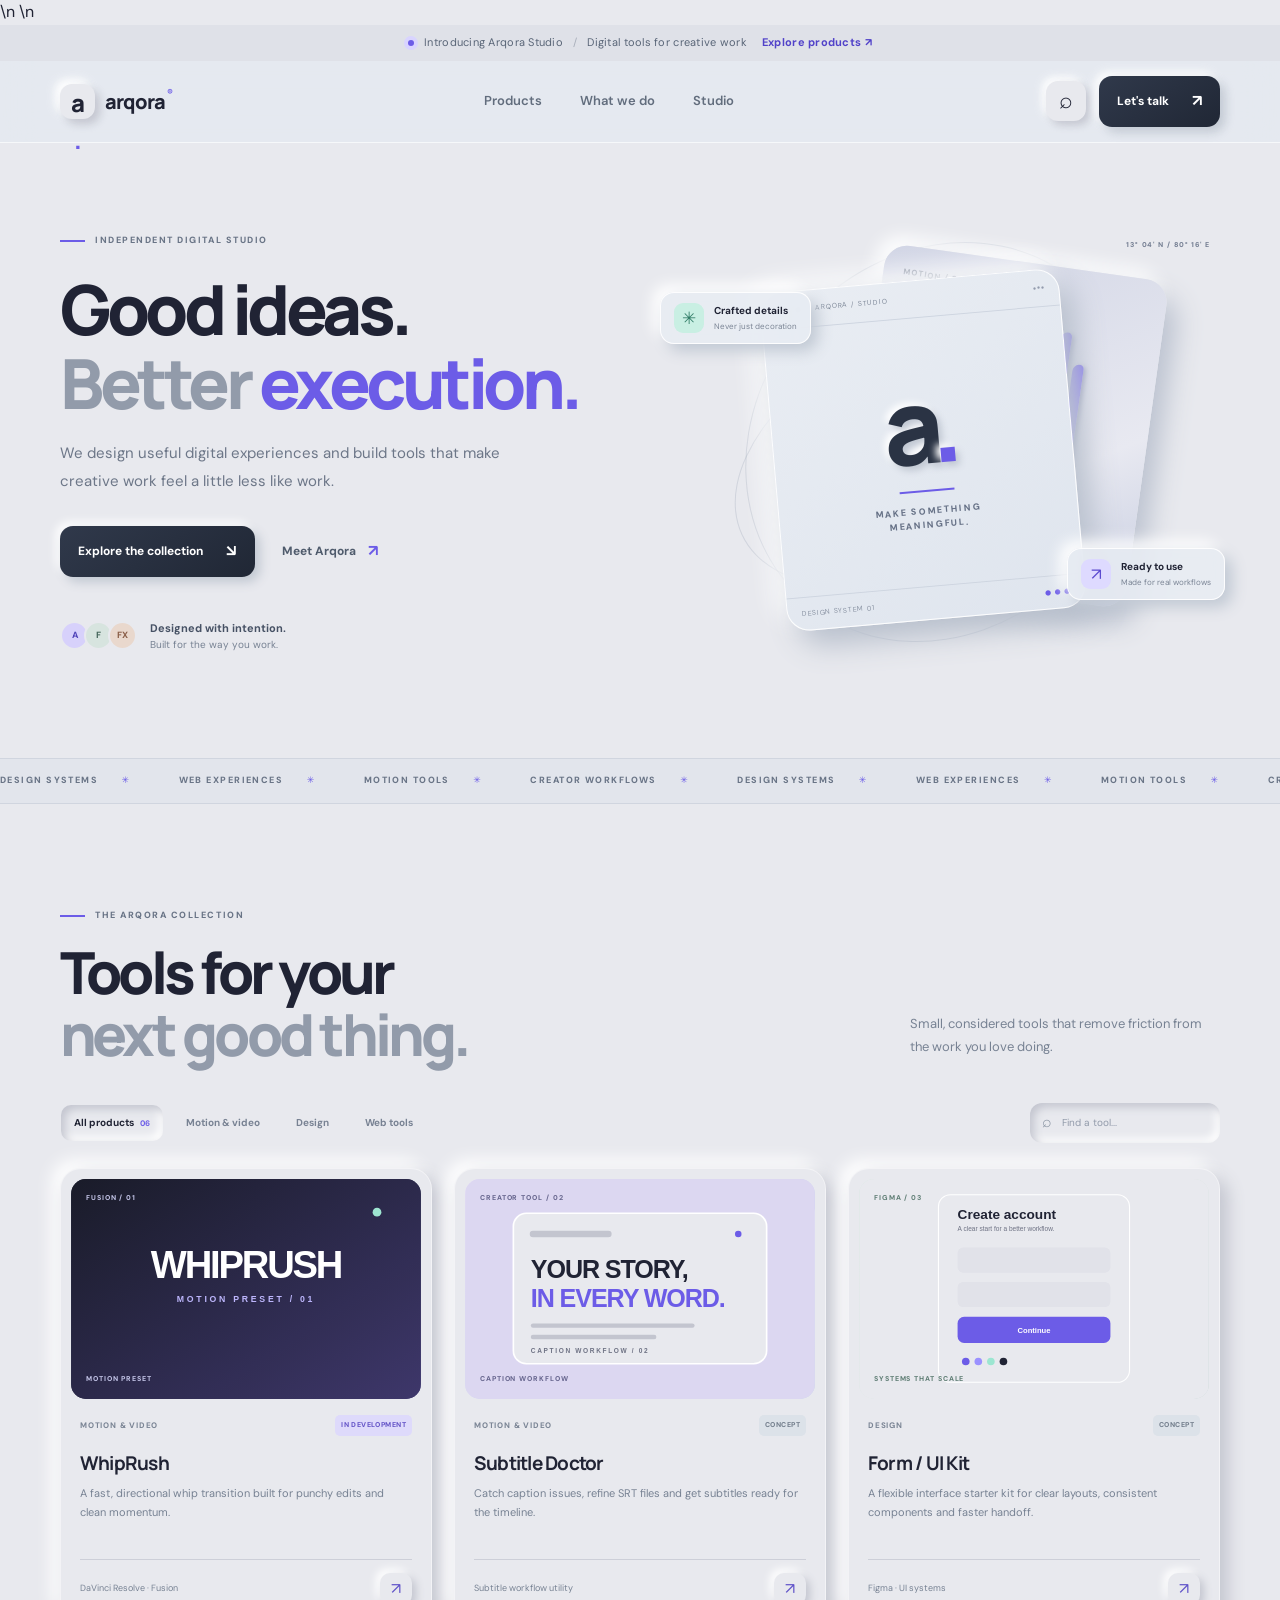
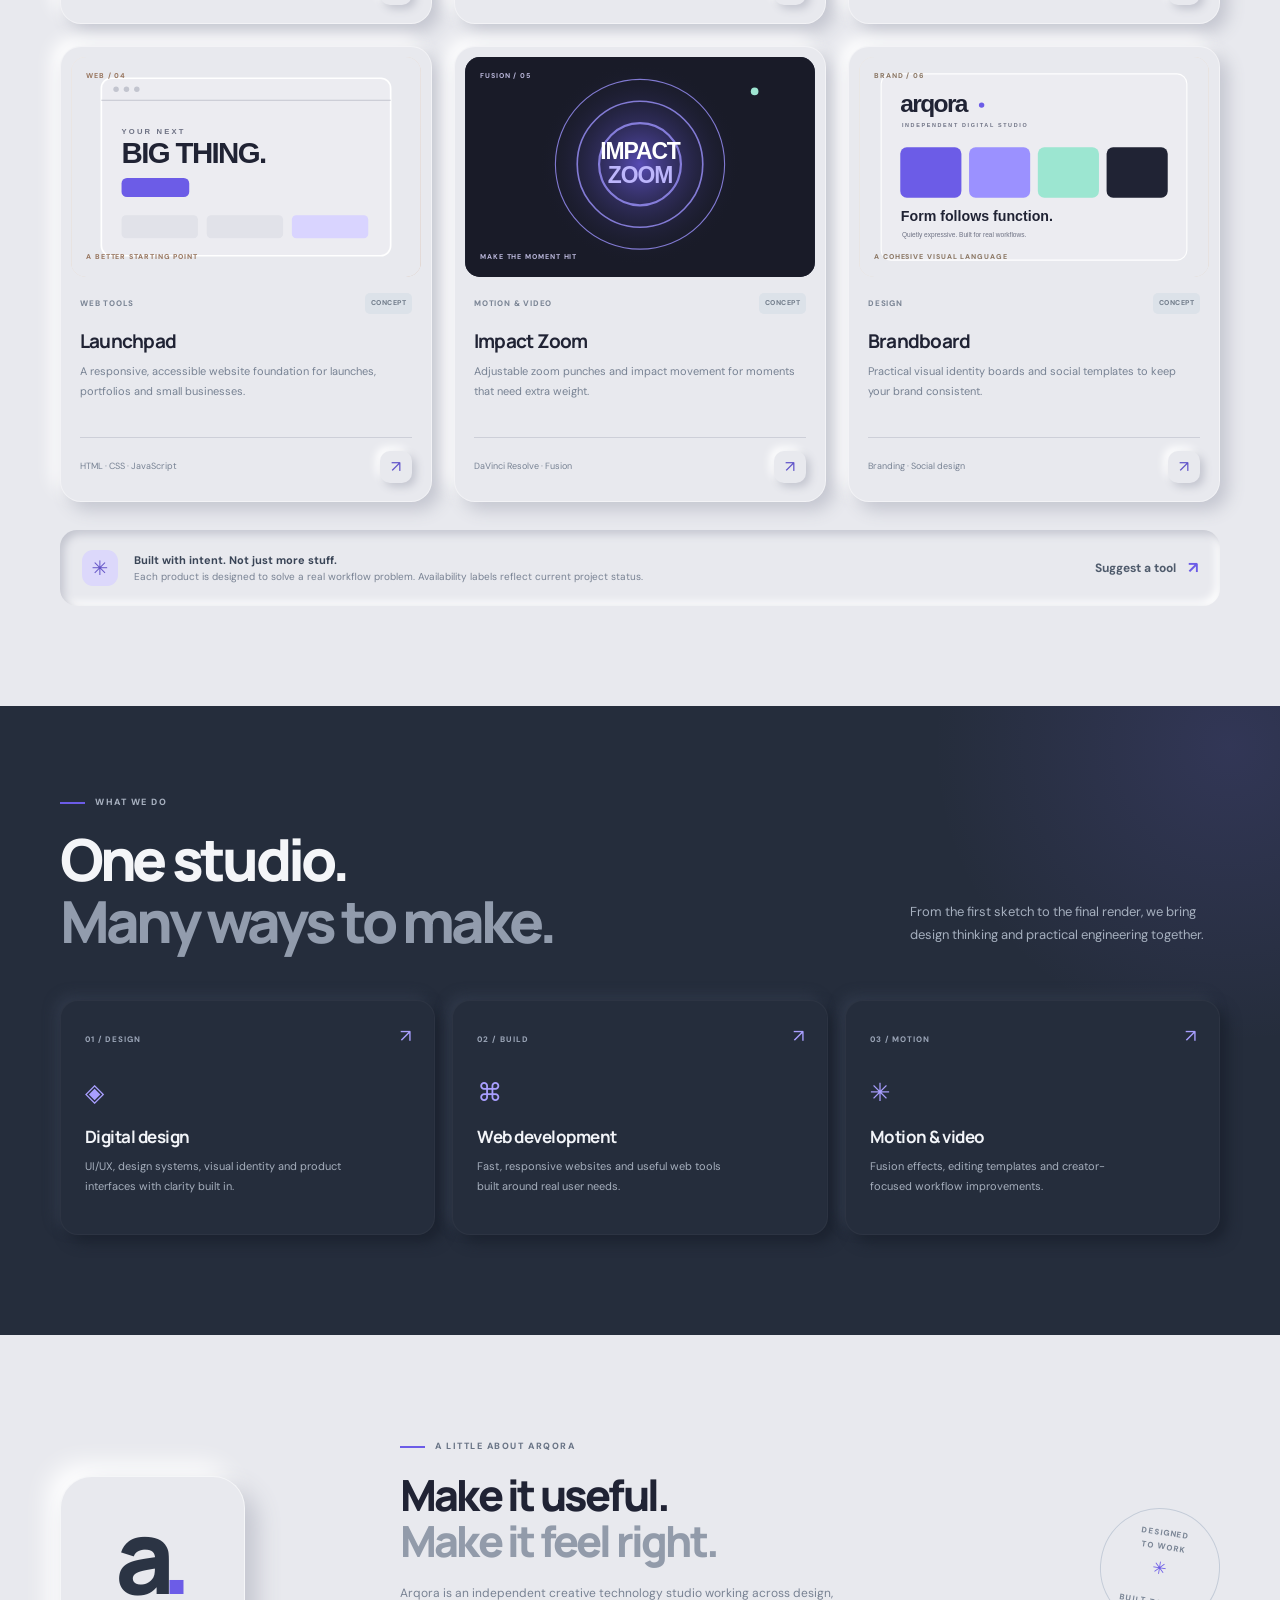
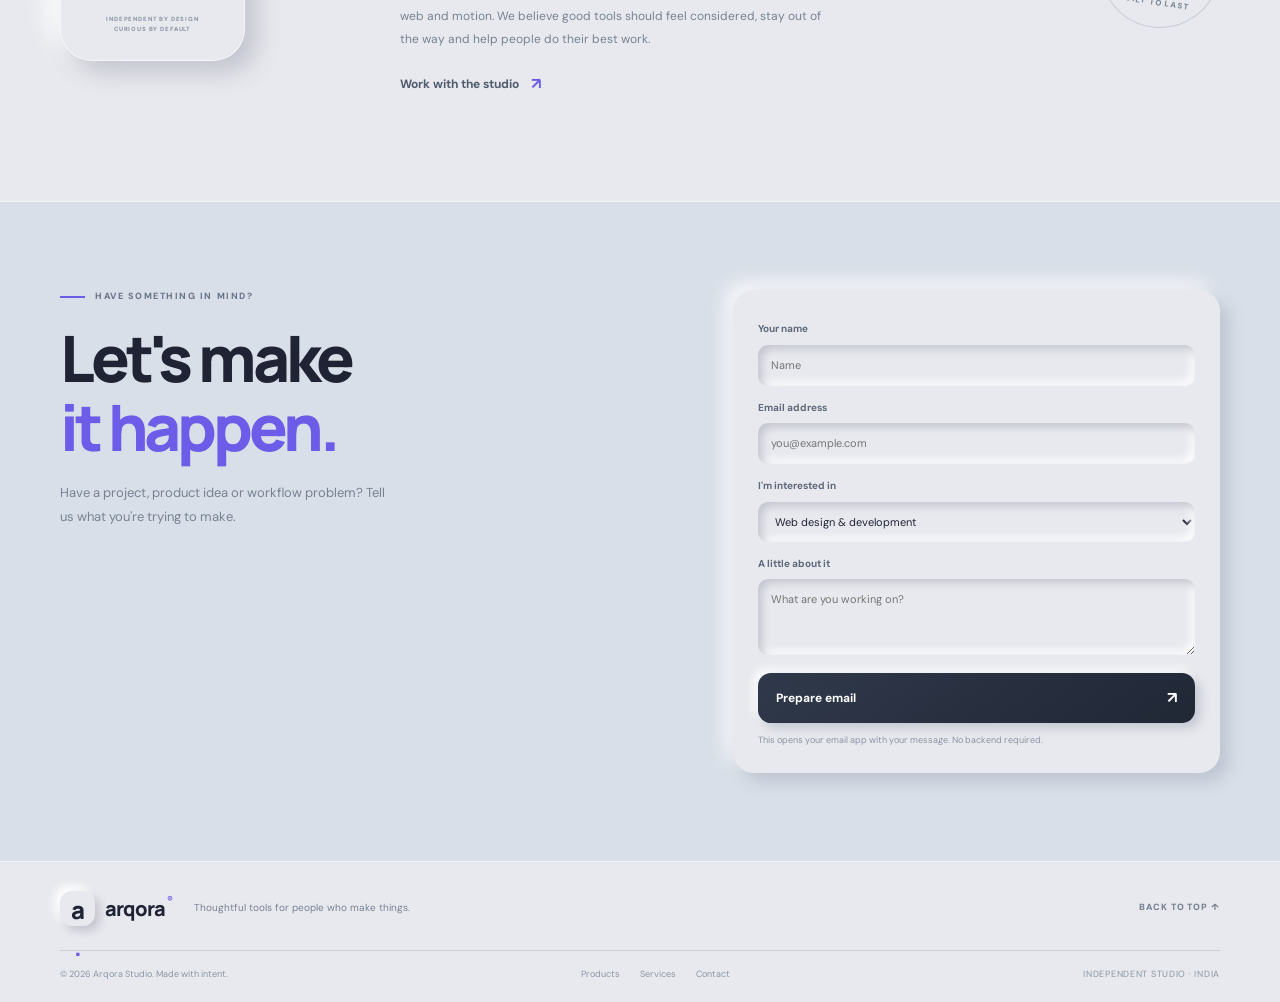
<file: arqora/index.html>
<!doctype html>
<html lang="en-IN">
<head>
<meta charset="utf-8"><meta name="viewport" content="width=device-width, initial-scale=1, viewport-fit=cover">
<title>Arqora Studio — Digital products, designed to move</title>
<meta name="description" content="Thoughtful digital products for creators and teams. Discover DaVinci Resolve effects, motion templates, UI kits and web tools from Arqora Studio.">
<meta name="theme-color" content="#e8e9ee">
<meta property="og:title" content="Arqora Studio — Digital products, designed to move">
<meta property="og:description" content="Tools for better workflows. Effects, interfaces and digital experiences.">\n<meta name="author" content="Arqora Studio">
<meta name="application-name" content="Arqora">
<meta name="keywords" content="Arqora, digital studio, UI design, Figma, web development, DaVinci Resolve, Fusion effects, motion design, digital products">
<meta name="robots" content="index,follow,max-image-preview:large">
<meta name="color-scheme" content="light">
<meta property="og:type" content="website">
<meta property="og:site_name" content="Arqora Studio">
<meta property="og:locale" content="en_IN">
<meta property="og:image" content="assets/brand/arqora-social-card.svg">
<meta property="og:image:alt" content="Arqora Studio, independent design and digital tools">
<meta name="twitter:card" content="summary_large_image">
<meta name="twitter:title" content="Arqora Studio — Digital products, designed to move">
<meta name="twitter:description" content="UI systems, web experiences and motion tools built for creative workflows.">
<meta name="twitter:image" content="assets/brand/arqora-social-card.svg">
<link rel="icon" type="image/svg+xml" href="assets/brand/arqora-mark.svg">
<link rel="apple-touch-icon" href="assets/brand/arqora-mark.svg">
<link rel="preconnect" href="https://fonts.googleapis.com">
<link rel="preconnect" href="https://fonts.gstatic.com" crossorigin>
<link href="https://fonts.googleapis.com/css2?family=DM+Sans:wght@400;500;600;700&family=Manrope:wght@400;500;600;700;800&display=swap" rel="stylesheet">
<link rel="stylesheet" href="css/style.css">\n<link rel="stylesheet" href="assets/brand/tokens.css">
</head>
<body id="top">
<a class="skip-link" href="#main-content">Skip to content</a>
<div class="announcement"><span class="announcement-dot"></span> Introducing Arqora Studio <span class="announcement-sep">/</span> Digital tools for creative work <a href="#products">Explore products <span aria-hidden="true">↗</span></a></div>
<header class="site-header">
  <a class="brand" href="#" aria-label="Arqora home"><span class="brand-mark">a<span>.</span></span><span class="brand-name">arqora<span>®</span></span></a>
  <nav class="desktop-nav" id="primaryNav" aria-label="Main navigation"><a href="#products">Products</a><a href="#services">What we do</a><a href="#studio">Studio</a></nav>
  <div class="header-actions"><button class="icon-btn search-toggle" aria-label="Search products" id="searchToggle">⌕</button><a class="button button-dark header-cta" href="#contact">Let's talk <span>↗</span></a><button class="menu-toggle icon-btn" id="menuToggle" aria-label="Toggle navigation" aria-controls="primaryNav" aria-expanded="false">☰</button></div>
</header>
<main id="main-content" tabindex="-1">
<section class="hero wrap">
  <div class="hero-copy">
    <div class="eyebrow"><span class="eyebrow-line"></span> INDEPENDENT DIGITAL STUDIO</div>
    <h1>Good ideas.<br><span class="headline-muted">Better</span> <span class="headline-accent">execution.</span></h1>
    <p class="hero-description">We design useful digital experiences and build tools that make creative work feel a little less like work.</p>
    <div class="hero-actions"><a class="button button-dark" href="#products">Explore the collection <span>↘</span></a><a class="text-link" href="#studio">Meet Arqora <span>↗</span></a></div>
    <div class="hero-proof"><div class="avatar-stack"><span>A</span><span>F</span><span>FX</span></div><p><strong>Designed with intention.</strong><br><span>Built for the way you work.</span></p></div>
  </div>
  <div class="hero-art" aria-label="Abstract Arqora product showcase">
    <div class="art-orbit orbit-one"></div><div class="art-orbit orbit-two"></div>
    <div class="art-card art-card-back"><span class="mini-label">MOTION / 001</span><div class="art-wave"><i></i><i></i><i></i><i></i><i></i><i></i><i></i><i></i><i></i></div><span class="art-card-foot">MOVE WITH PURPOSE <b>↗</b></span></div>
    <div class="art-card art-card-front"><div class="art-top"><span class="app-dot"></span><span class="app-dot"></span><span class="app-dot"></span><span class="art-window-label">ARQORA / STUDIO</span><span class="art-window-menu">•••</span></div><div class="art-center"><div class="arqora-symbol">a<span>.</span></div><div class="art-center-line"></div><span>MAKE SOMETHING<br>MEANINGFUL.</span></div><div class="art-bottom"><span>DESIGN SYSTEM 01</span><span>● ● ●</span></div></div>
    <div class="floating-chip chip-one"><span class="chip-icon">✳</span><span><b>Crafted details</b><small>Never just decoration</small></span></div>
    <div class="floating-chip chip-two"><span class="chip-icon purple">↗</span><span><b>Ready to use</b><small>Made for real workflows</small></span></div>
    <span class="art-coordinate">13° 04' N / 80° 16' E</span>
  </div>
</section>
<section class="ticker" aria-label="Studio capabilities"><div class="ticker-track"><span>DESIGN SYSTEMS <b>✳</b></span><span>WEB EXPERIENCES <b>✳</b></span><span>MOTION TOOLS <b>✳</b></span><span>CREATOR WORKFLOWS <b>✳</b></span><span>DESIGN SYSTEMS <b>✳</b></span><span>WEB EXPERIENCES <b>✳</b></span><span>MOTION TOOLS <b>✳</b></span><span>CREATOR WORKFLOWS <b>✳</b></span></div></section>
<section class="section wrap" id="products">
  <div class="section-heading"><div><div class="eyebrow"><span class="eyebrow-line"></span> THE ARQORA COLLECTION</div><h2>Tools for your<br><span class="headline-muted">next good thing.</span></h2></div><p>Small, considered tools that remove friction from the work you love doing.</p></div>
  <div class="product-toolbar"><div class="filter-list" role="group" aria-label="Filter products"><button class="filter-pill active" data-filter="all">All products <span>06</span></button><button class="filter-pill" data-filter="motion">Motion & video</button><button class="filter-pill" data-filter="design">Design</button><button class="filter-pill" data-filter="web">Web tools</button></div><label class="product-search"><span>⌕</span><input id="productSearch" type="search" placeholder="Find a tool..." aria-label="Search products"></label></div>
  <div class="product-grid" id="productGrid">
    <article class="product-card" data-category="motion" data-search="whiprush fusion davinci resolve transition motion"><div class="product-visual visual-whip"><img class="product-artwork" src="assets/products/whiprush.svg" alt="" loading="lazy" decoding="async"><span class="visual-tag">FUSION / 01</span><span class="visual-foot">MOTION PRESET</span></div><div class="product-info"><div class="product-meta"><span class="product-category">MOTION & VIDEO</span><span class="status status-soon">IN DEVELOPMENT</span></div><h3>WhipRush</h3><p>A fast, directional whip transition built for punchy edits and clean momentum.</p><div class="product-bottom"><span class="product-type">DaVinci Resolve · Fusion</span><a href="#contact" class="round-arrow" aria-label="Ask about WhipRush">↗</a></div></div></article>
    <article class="product-card" data-category="motion" data-search="subtitle doctor captions subtitle quality control srt"><div class="product-visual visual-subtitle"><img class="product-artwork" src="assets/products/subtitle-doctor.svg" alt="" loading="lazy" decoding="async"><span class="visual-tag">CREATOR TOOL / 02</span><span class="visual-foot">CAPTION WORKFLOW</span></div><div class="product-info"><div class="product-meta"><span class="product-category">MOTION & VIDEO</span><span class="status status-concept">CONCEPT</span></div><h3>Subtitle Doctor</h3><p>Catch caption issues, refine SRT files and get subtitles ready for the timeline.</p><div class="product-bottom"><span class="product-type">Subtitle workflow utility</span><a href="#contact" class="round-arrow" aria-label="Ask about Subtitle Doctor">↗</a></div></div></article>
    <article class="product-card" data-category="design" data-search="form ui kit figma design system components"><div class="product-visual visual-form"><img class="product-artwork" src="assets/products/form-ui-kit.svg" alt="" loading="lazy" decoding="async"><span class="visual-tag">FIGMA / 03</span><span class="visual-foot">SYSTEMS THAT SCALE</span></div><div class="product-info"><div class="product-meta"><span class="product-category">DESIGN</span><span class="status status-concept">CONCEPT</span></div><h3>Form / UI Kit</h3><p>A flexible interface starter kit for clear layouts, consistent components and faster handoff.</p><div class="product-bottom"><span class="product-type">Figma · UI systems</span><a href="#contact" class="round-arrow" aria-label="Ask about Form UI Kit">↗</a></div></div></article>
    <article class="product-card" data-category="web" data-search="launchpad web starter responsive website landing page"><div class="product-visual visual-web"><img class="product-artwork" src="assets/products/launchpad.svg" alt="" loading="lazy" decoding="async"><span class="visual-tag">WEB / 04</span><span class="visual-foot">A BETTER STARTING POINT</span></div><div class="product-info"><div class="product-meta"><span class="product-category">WEB TOOLS</span><span class="status status-concept">CONCEPT</span></div><h3>Launchpad</h3><p>A responsive, accessible website foundation for launches, portfolios and small businesses.</p><div class="product-bottom"><span class="product-type">HTML · CSS · JavaScript</span><a href="#contact" class="round-arrow" aria-label="Ask about Launchpad">↗</a></div></div></article>
    <article class="product-card" data-category="motion" data-search="impact zoom resolve fusion zoom blur motion graphics"><div class="product-visual visual-impact"><img class="product-artwork" src="assets/products/impact-zoom.svg" alt="" loading="lazy" decoding="async"><span class="visual-tag">FUSION / 05</span><span class="visual-foot">MAKE THE MOMENT HIT</span></div><div class="product-info"><div class="product-meta"><span class="product-category">MOTION & VIDEO</span><span class="status status-concept">CONCEPT</span></div><h3>Impact Zoom</h3><p>Adjustable zoom punches and impact movement for moments that need extra weight.</p><div class="product-bottom"><span class="product-type">DaVinci Resolve · Fusion</span><a href="#contact" class="round-arrow" aria-label="Ask about Impact Zoom">↗</a></div></div></article>
    <article class="product-card" data-category="design" data-search="brandboard branding social media templates graphic design"><div class="product-visual visual-brand"><img class="product-artwork" src="assets/products/brandboard.svg" alt="" loading="lazy" decoding="async"><span class="visual-tag">BRAND / 06</span><span class="visual-foot">A COHESIVE VISUAL LANGUAGE</span></div><div class="product-info"><div class="product-meta"><span class="product-category">DESIGN</span><span class="status status-concept">CONCEPT</span></div><h3>Brandboard</h3><p>Practical visual identity boards and social templates to keep your brand consistent.</p><div class="product-bottom"><span class="product-type">Branding · Social design</span><a href="#contact" class="round-arrow" aria-label="Ask about Brandboard">↗</a></div></div></article>
  </div>
  <div class="empty-state" id="emptyState" hidden><span>⌕</span><h3>No matching tools</h3><p>Try another search or choose a different category.</p><button class="button button-soft" id="resetFilters">Reset filters</button></div>
  <div class="collection-note"><span class="note-icon">✳</span><p><strong>Built with intent. Not just more stuff.</strong><br>Each product is designed to solve a real workflow problem. Availability labels reflect current project status.</p><a href="#contact" class="text-link">Suggest a tool <span>↗</span></a></div>
</section>
<section class="services-band" id="services"><div class="wrap services-inner"><div class="section-heading light-heading"><div><div class="eyebrow"><span class="eyebrow-line"></span> WHAT WE DO</div><h2>One studio.<br><span>Many ways to make.</span></h2></div><p>From the first sketch to the final render, we bring design thinking and practical engineering together.</p></div><div class="service-grid"><article class="service-card"><span class="service-number">01 / DESIGN</span><div class="service-icon">◈</div><h3>Digital design</h3><p>UI/UX, design systems, visual identity and product interfaces with clarity built in.</p><span class="service-arrow">↗</span></article><article class="service-card"><span class="service-number">02 / BUILD</span><div class="service-icon">⌘</div><h3>Web development</h3><p>Fast, responsive websites and useful web tools built around real user needs.</p><span class="service-arrow">↗</span></article><article class="service-card"><span class="service-number">03 / MOTION</span><div class="service-icon">✳</div><h3>Motion & video</h3><p>Fusion effects, editing templates and creator-focused workflow improvements.</p><span class="service-arrow">↗</span></article></div></div></section>
<section class="studio-section wrap" id="studio"><div class="studio-mark"><span>a<span>.</span></span><div class="studio-mark-caption">INDEPENDENT BY DESIGN<br>CURIOUS BY DEFAULT</div></div><div class="studio-copy"><div class="eyebrow"><span class="eyebrow-line"></span> A LITTLE ABOUT ARQORA</div><h2>Make it useful.<br><span class="headline-muted">Make it feel right.</span></h2><p>Arqora is an independent creative technology studio working across design, web and motion. We believe good tools should feel considered, stay out of the way and help people do their best work.</p><a class="text-link" href="#contact">Work with the studio <span>↗</span></a></div><div class="studio-stamp">DESIGNED<br>TO WORK <span>✳</span><br>BUILT TO LAST</div></section>
<section class="contact-section" id="contact"><div class="wrap contact-inner"><div><div class="eyebrow"><span class="eyebrow-line"></span> HAVE SOMETHING IN MIND?</div><h2>Let's make<br><span>it happen.</span></h2><p>Have a project, product idea or workflow problem? Tell us what you're trying to make.</p></div><form class="contact-form" id="contactForm"><label for="contactName">Your name</label><input id="contactName" name="name" required placeholder="Name"><label for="contactEmail">Email address</label><input id="contactEmail" name="email" type="email" required placeholder="you@example.com"><label for="contactType">I'm interested in</label><select id="contactType" name="interest"><option>Web design & development</option><option>Figma / UI design</option><option>DaVinci Resolve effects</option><option>Digital products</option><option>Something else</option></select><label for="contactMessage">A little about it</label><textarea id="contactMessage" name="message" rows="3" placeholder="What are you working on?"></textarea><button class="button button-dark form-submit" type="submit">Prepare email <span>↗</span></button><p class="form-note" id="formNote">This opens your email app with your message. No backend required.</p></form></div></section>
</main>
<footer class="site-footer"><div class="wrap footer-top"><a class="brand" href="#"><span class="brand-mark">a<span>.</span></span><span class="brand-name">arqora<span>®</span></span></a><p>Thoughtful tools for people who make things.</p><a href="#top" class="back-top">BACK TO TOP ↑</a></div><div class="wrap footer-bottom"><span>© <span id="year"></span> Arqora Studio. Made with intent.</span><div><a href="#products">Products</a><a href="#services">Services</a><a href="#contact">Contact</a></div><span class="footer-location">INDEPENDENT STUDIO · INDIA</span></div></footer>
<div class="search-overlay" id="searchOverlay" role="dialog" aria-modal="true" aria-labelledby="overlaySearchTitle" hidden><div class="search-panel"><button id="closeSearch" class="icon-btn close-search" aria-label="Close search">×</button><label id="overlaySearchTitle" for="overlaySearch">Find something good</label><input id="overlaySearch" type="search" placeholder="Try “Fusion”, “Figma” or “web”"><p>Search the collection to find your next tool.</p><div id="searchResults" aria-live="polite" aria-atomic="true"></div></div></div>
<script src="js/main.js"></script>
</body></html>
</file>
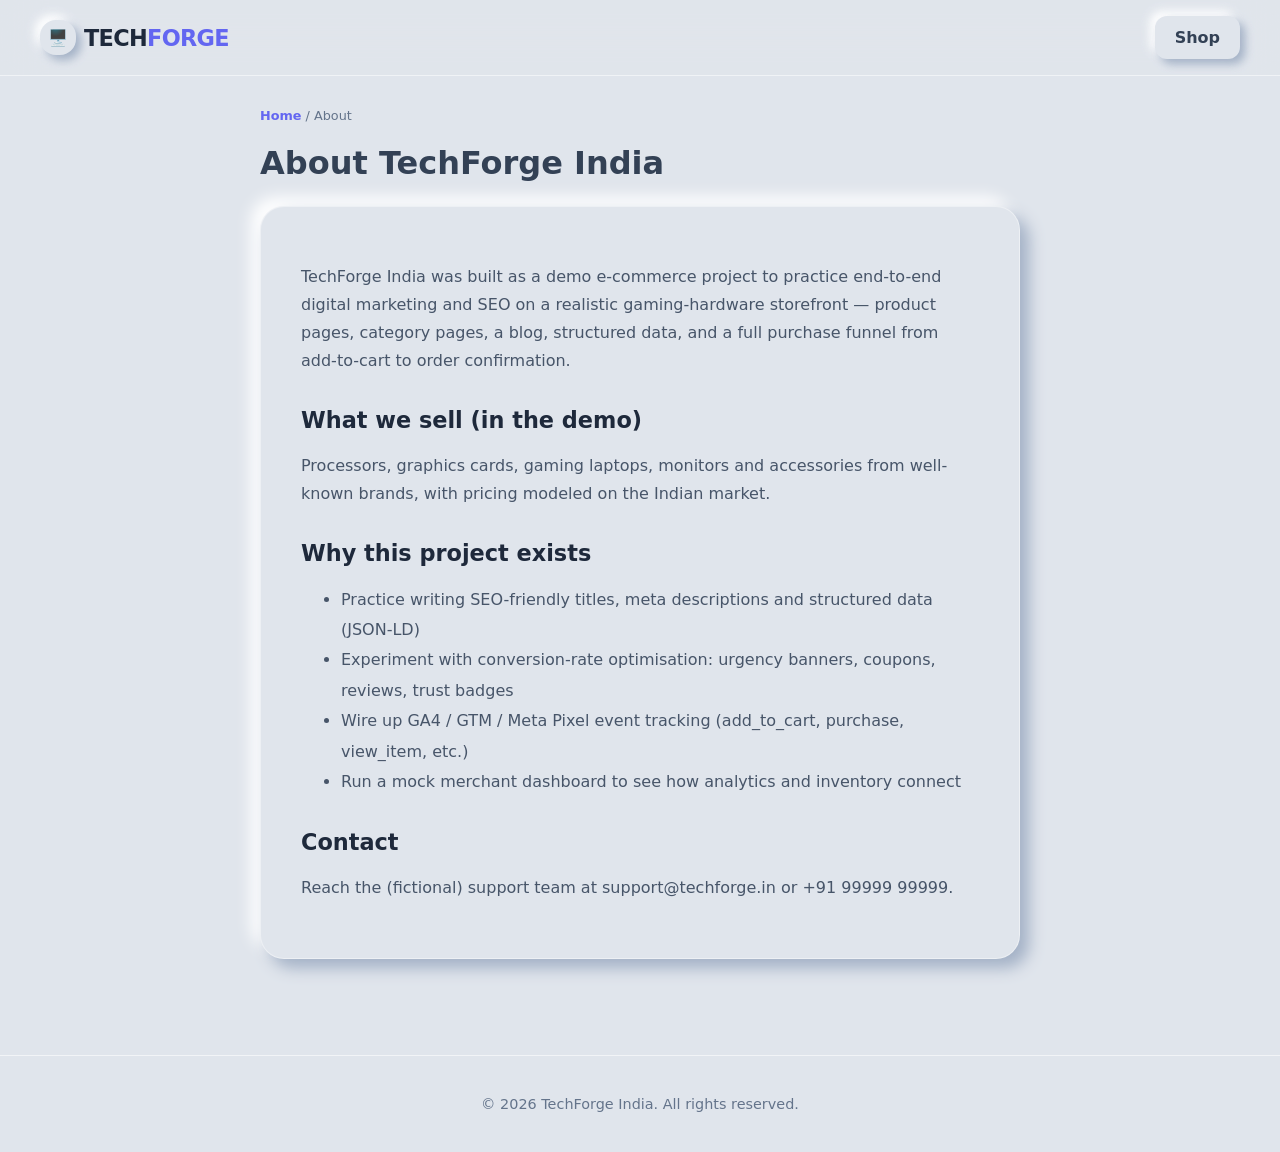
<file: techforge/about.html>
<!DOCTYPE html>
<html lang="en">
<head>
<meta charset="UTF-8">
<meta name="viewport" content="width=device-width, initial-scale=1.0">
<title>About Us | TechForge India</title>
<meta name="description" content="Learn about TechForge India — our mission, story and commitment to genuine hardware at honest prices.">
<link rel="canonical" href="https://www.techforge.example.in/about.html">
<link rel="stylesheet" href="css/style.css">
</head>
<body>

<header class="site-header glass">
  <div class="container nav-row">
    <a href="index.html" class="flex items-center gap-2"><span class="neu-sm" style="padding:.5rem;display:inline-flex">🖥️</span><span class="logo">TECH<span>FORGE</span></span></a>
    <nav class="flex items-center gap-3"><a href="store.html" class="neu-btn">Shop</a></nav>
  </div>
</header>

<main class="container py-8" style="max-width:800px">
  <div class="breadcrumb"><a href="index.html">Home</a> / <span>About</span></div>
  <h1 class="font-black mb-6" style="font-size:2rem">About TechForge India</h1>
  <div class="neu-card prose" style="padding:2.5rem">
    <p>TechForge India was built as a demo e-commerce project to practice end-to-end digital marketing and SEO on a realistic gaming-hardware storefront — product pages, category pages, a blog, structured data, and a full purchase funnel from add-to-cart to order confirmation.</p>
    <h2>What we sell (in the demo)</h2>
    <p>Processors, graphics cards, gaming laptops, monitors and accessories from well-known brands, with pricing modeled on the Indian market.</p>
    <h2>Why this project exists</h2>
    <ul>
      <li>Practice writing SEO-friendly titles, meta descriptions and structured data (JSON-LD)</li>
      <li>Experiment with conversion-rate optimisation: urgency banners, coupons, reviews, trust badges</li>
      <li>Wire up GA4 / GTM / Meta Pixel event tracking (add_to_cart, purchase, view_item, etc.)</li>
      <li>Run a mock merchant dashboard to see how analytics and inventory connect</li>
    </ul>
    <h2>Contact</h2>
    <p>Reach the (fictional) support team at support@techforge.in or +91 99999 99999.</p>
  </div>
</main>

<footer class="site-footer">
  <div class="container text-center text-muted">&copy; 2026 TechForge India. All rights reserved.</div>
</footer>
<script src="js/data.js"></script>
<script src="js/storage.js"></script>
<script src="js/ui.js"></script>
</body>
</html>
</file>
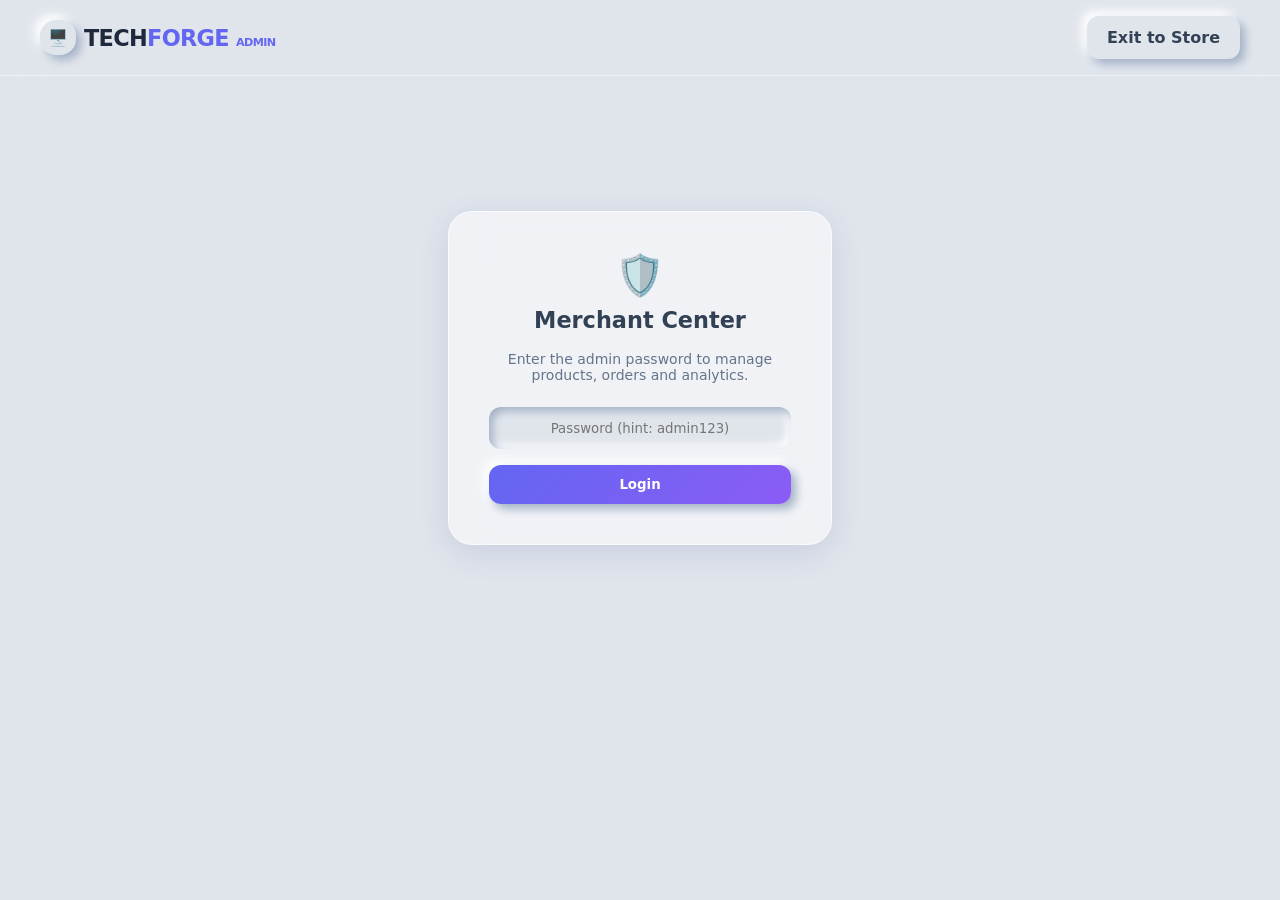
<file: techforge/admin.html>
<!DOCTYPE html>
<html lang="en">
<head>
<meta charset="UTF-8">
<meta name="viewport" content="width=device-width, initial-scale=1.0">
<title>Merchant Admin | TechForge India</title>
<meta name="robots" content="noindex,nofollow">
<link rel="stylesheet" href="css/style.css">
</head>
<body>

<header class="site-header glass">
  <div class="container nav-row">
    <a href="index.html" class="flex items-center gap-2"><span class="neu-sm" style="padding:.5rem;display:inline-flex">🖥️</span><span class="logo">TECH<span>FORGE</span> <span class="text-muted" style="font-size:.7rem;font-weight:700">ADMIN</span></span></a>
    <a href="index.html" class="neu-btn">Exit to Store</a>
  </div>
</header>

<main class="container py-8" id="adminRoot"></main>

<script src="js/data.js"></script>
<script src="js/storage.js"></script>
<script src="js/ui.js"></script>
<script>
  const root = document.getElementById('adminRoot');
  let activeTab = 'overview';

  function loginScreen(){
    root.innerHTML = `
    <div style="min-height:60vh;display:flex;align-items:center;justify-content:center">
      <div class="glass-modal text-center" style="padding:2.5rem;max-width:24rem;width:100%">
        <div style="font-size:2.5rem">🛡️</div>
        <h2 class="font-black mt-2" style="font-size:1.4rem">Merchant Center</h2>
        <p class="text-muted text-sm mt-2 mb-6">Enter the admin password to manage products, orders and analytics.</p>
        <input id="pwdInput" type="password" placeholder="Password (hint: admin123)" class="neu-in text-center mb-4" onkeyup="if(event.key==='Enter')tryLogin()">
        <button class="neu-btn primary block" onclick="tryLogin()">Login</button>
      </div>
    </div>`;
  }
  function tryLogin(){
    const v = document.getElementById('pwdInput').value;
    if(v==='admin123'){ setAdminAuthed(true); renderDashboard(); }
    else showToast('Invalid password', 'error');
  }

  function renderDashboard(){
    const analytics = getAnalytics();
    let revenue=0, orders=getOrders().length, views=0, addToCartN=0, purchases=0;
    analytics.forEach(a=>{
      if(a.type==='purchase'){ revenue += a.value||0; purchases++; }
      if(a.type==='page_view') views++;
      if(a.type==='add_to_cart') addToCartN++;
    });

    root.innerHTML = `
    <div class="section-title">
      <h2>Merchant Dashboard</h2>
      <button class="neu-btn" onclick="setAdminAuthed(false);loginScreen()">Log Out</button>
    </div>
    <div class="tab-row">
      <button class="tab-btn ${activeTab==='overview'?'active':''}" onclick="setTab('overview')">📊 Overview</button>
      <button class="tab-btn ${activeTab==='products'?'active':''}" onclick="setTab('products')">📦 Products</button>
      <button class="tab-btn ${activeTab==='orders'?'active':''}" onclick="setTab('orders')">🧾 Orders</button>
      <button class="tab-btn ${activeTab==='leads'?'active':''}" onclick="setTab('leads')">📧 Leads</button>
    </div>
    <div id="tabContent"></div>`;

    if(activeTab==='overview') renderOverview(revenue, orders, views, addToCartN, purchases);
    if(activeTab==='products') renderProducts();
    if(activeTab==='orders') renderOrders();
    if(activeTab==='leads') renderLeads();
  }
  function setTab(t){ activeTab = t; renderDashboard(); }

  function renderOverview(revenue, orders, views, addToCartN, purchases){
    const conversionRate = views>0 ? ((purchases/views)*100).toFixed(1) : '0.0';
    document.getElementById('tabContent').innerHTML = `
      <div class="cat-grid" style="grid-template-columns:repeat(2,1fr)">
        <div class="neu-card stat-card"><div class="stat-label">Total Revenue</div><div class="stat-value text-success">${fmtINR(revenue)}</div></div>
        <div class="neu-card stat-card"><div class="stat-label">Total Orders</div><div class="stat-value text-indigo">${orders}</div></div>
        <div class="neu-card stat-card"><div class="stat-label">Page Views</div><div class="stat-value">${views}</div></div>
        <div class="neu-card stat-card"><div class="stat-label">Add-to-Cart Events</div><div class="stat-value">${addToCartN}</div></div>
      </div>
      <div class="neu-card mt-6" style="padding:1.5rem">
        <h3 class="font-black mb-4">Marketing Funnel</h3>
        <div style="display:flex;flex-direction:column;gap:.75rem">
          <div class="flex justify-between text-sm font-bold"><span>Page Views</span><span>${views}</span></div>
          <div class="flex justify-between text-sm font-bold"><span>Add to Cart</span><span>${addToCartN}</span></div>
          <div class="flex justify-between text-sm font-bold"><span>Purchases</span><span>${purchases}</span></div>
          <div class="flex justify-between text-sm font-bold text-indigo"><span>Conversion Rate (views → purchase)</span><span>${conversionRate}%</span></div>
        </div>
        <p class="text-muted text-xs mt-4">This funnel is powered by the same <code>logEvent()</code> calls that would feed GA4 / GTM in production. Open DevTools → Console → type <code>dataLayer</code> to inspect raw events.</p>
      </div>
      <div class="neu-card mt-6" style="padding:1.5rem">
        <div class="flex justify-between items-center mb-4"><h3 class="font-black">Recent Events</h3><button class="neu-btn" onclick="clearAnalytics();renderDashboard()">Clear Log</button></div>
        <div style="max-height:16rem;overflow-y:auto;font-size:.8rem" class="font-bold text-muted">
          ${getAnalytics().slice(-30).reverse().map(e=>`<div class="flex justify-between" style="border-bottom:1px solid rgba(148,163,184,.2);padding:.4rem 0"><span>${e.type}</span><span>${timeAgo(e.ts)}</span></div>`).join('') || '<div>No events yet.</div>'}
        </div>
      </div>`;
  }

  function renderProducts(){
    const products = getProducts();
    document.getElementById('tabContent').innerHTML = `
      <div style="display:flex;flex-direction:column;gap:2rem" class="admin-flex">
        <div class="neu-card" style="flex:2;padding:1.5rem;overflow-x:auto">
          <h3 class="font-black mb-4">Inventory (${products.length} products)</h3>
          <table class="admin-table">
            <thead><tr><th>Product</th><th>Price</th><th>Stock</th><th>Action</th></tr></thead>
            <tbody>
              ${products.map(p=>`
                <tr>
                  <td class="flex items-center gap-2"><img src="${p.img}"><span class="line-clamp-2" style="max-width:180px">${p.title}</span></td>
                  <td>${fmtINR(p.price)}</td>
                  <td class="${p.stock>0?'text-success':'text-danger'}">${p.stock}</td>
                  <td>
                    <button class="neu-btn text-indigo" style="padding:.4rem .7rem" onclick="editProduct('${p.id}')">Edit</button>
                    <button class="neu-btn danger-text" style="padding:.4rem .7rem" onclick="deleteProduct('${p.id}')">Delete</button>
                  </td>
                </tr>`).join('')}
            </tbody>
          </table>
        </div>
        <div class="neu-card" style="flex:1;padding:1.5rem;height:max-content">
          <h3 class="font-black mb-4" id="formTitle">Add New Product</h3>
          <form onsubmit="saveProductForm(event)" style="display:flex;flex-direction:column;gap:.9rem">
            <input type="hidden" id="f-id">
            <input id="f-title" placeholder="Title" required class="neu-in">
            <select id="f-cat" class="neu-in"><option>Components</option><option>Laptops</option><option>Monitors</option><option>Accessories</option></select>
            <input id="f-brand" placeholder="Brand" required class="neu-in">
            <input id="f-price" type="number" placeholder="Price (₹)" required class="neu-in">
            <input id="f-mrp" type="number" placeholder="MRP (₹, optional)" class="neu-in">
            <input id="f-img" type="url" placeholder="Image URL" required class="neu-in">
            <input id="f-stock" type="number" placeholder="Stock" required value="10" class="neu-in">
            <textarea id="f-desc" placeholder="Description" required rows="3" class="neu-in"></textarea>
            <button type="submit" class="neu-btn primary">Save Product</button>
            <button type="button" class="neu-btn" onclick="resetForm()">Cancel / Clear</button>
          </form>
        </div>
      </div>
      <style>@media(min-width:900px){.admin-flex{flex-direction:row !important}}</style>`;
  }
  function resetForm(){
    ['f-id','f-title','f-brand','f-price','f-mrp','f-img','f-desc'].forEach(id=>document.getElementById(id).value='');
    document.getElementById('f-stock').value='10';
    document.getElementById('formTitle').textContent='Add New Product';
  }
  function editProduct(id){
    const p = getProductById(id); if(!p) return;
    document.getElementById('f-id').value=p.id;
    document.getElementById('f-title').value=p.title;
    document.getElementById('f-cat').value=p.category;
    document.getElementById('f-brand').value=p.brand;
    document.getElementById('f-price').value=p.price;
    document.getElementById('f-mrp').value=p.mrp||'';
    document.getElementById('f-img').value=p.img;
    document.getElementById('f-stock').value=p.stock;
    document.getElementById('f-desc').value=p.desc;
    document.getElementById('formTitle').textContent='Edit Product';
    window.scrollTo(0,0);
  }
  function saveProductForm(e){
    e.preventDefault();
    const id = document.getElementById('f-id').value || 'TF-'+Date.now().toString().slice(-6);
    const products = getProducts();
    const idx = products.findIndex(p=>p.id===id);
    const data = {
      id, title:document.getElementById('f-title').value, category:document.getElementById('f-cat').value,
      brand:document.getElementById('f-brand').value, price:Number(document.getElementById('f-price').value),
      mrp:Number(document.getElementById('f-mrp').value)||null, img:document.getElementById('f-img').value,
      stock:Number(document.getElementById('f-stock').value), desc:document.getElementById('f-desc').value,
      rating: idx>-1?products[idx].rating:5.0, reviews: idx>-1?products[idx].reviews:0,
      badge: idx>-1?products[idx].badge:'', specs: idx>-1?products[idx].specs:['Quality assured','TechForge verified']
    };
    if(idx>-1) products[idx]={...products[idx], ...data}; else products.push(data);
    saveProducts(products);
    showToast('Product saved');
    renderProducts();
  }
  function deleteProduct(id){
    if(!confirm('Delete this product?')) return;
    saveProducts(getProducts().filter(p=>p.id!==id));
    renderProducts();
  }

  function renderOrders(){
    const orders = getOrders();
    document.getElementById('tabContent').innerHTML = `
      <div class="neu-card" style="padding:1.5rem;overflow-x:auto">
        <h3 class="font-black mb-4">Orders (${orders.length})</h3>
        ${orders.length===0?'<div class="empty-state">No orders yet.</div>':`
        <table class="admin-table">
          <thead><tr><th>Order ID</th><th>Customer</th><th>Items</th><th>Total</th><th>Payment</th><th>Placed</th></tr></thead>
          <tbody>
            ${orders.map(o=>`<tr><td>${o.id}</td><td>${o.customer.name}<br><span class="text-xs text-muted">${o.customer.city}</span></td><td>${o.items.length}</td><td class="font-black">${fmtINR(o.total)}</td><td>${o.method.toUpperCase()}</td><td>${timeAgo(o.ts)}</td></tr>`).join('')}
          </tbody>
        </table>`}
      </div>`;
  }

  function renderLeads(){
    const leads = getLeads();
    document.getElementById('tabContent').innerHTML = `
      <div class="neu-card" style="padding:1.5rem">
        <h3 class="font-black mb-4">Newsletter Subscribers (${leads.length})</h3>
        ${leads.length===0?'<div class="empty-state">No subscribers yet — try the newsletter form on the home page.</div>':`
        <table class="admin-table">
          <thead><tr><th>Email</th><th>Subscribed</th></tr></thead>
          <tbody>${leads.map(l=>`<tr><td>${l.email}</td><td>${timeAgo(l.ts)}</td></tr>`).join('')}</tbody>
        </table>`}
        <p class="text-muted text-xs mt-4">In production, export this list to Mailchimp / Brevo for drip-campaign practice.</p>
      </div>`;
  }

  isAdminAuthed() ? renderDashboard() : loginScreen();
</script>
</body>
</html>
</file>
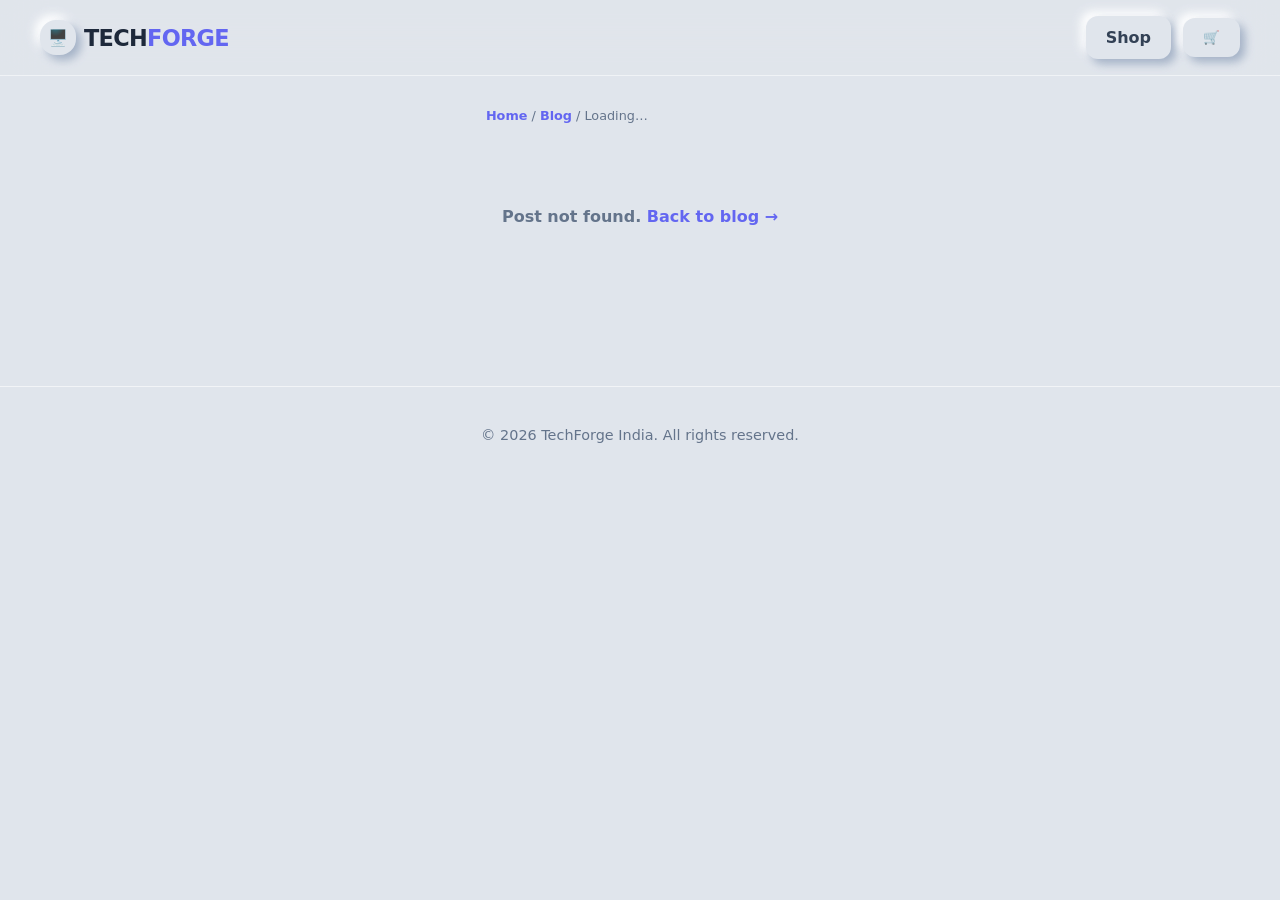
<file: techforge/blog-post.html>
<!DOCTYPE html>
<html lang="en">
<head>
<meta charset="UTF-8">
<meta name="viewport" content="width=device-width, initial-scale=1.0">
<title id="pageTitle">Blog | TechForge India</title>
<meta id="metaDesc" name="description" content="TechForge India blog.">
<link id="canonicalLink" rel="canonical" href="https://www.techforge.example.in/blog-post.html">
<link rel="stylesheet" href="css/style.css">
<script id="articleJsonLd" type="application/ld+json">{}</script>
</head>
<body>

<header class="site-header glass">
  <div class="container nav-row">
    <a href="index.html" class="flex items-center gap-2"><span class="neu-sm" style="padding:.5rem;display:inline-flex">🖥️</span><span class="logo">TECH<span>FORGE</span></span></a>
    <nav class="flex items-center gap-3">
      <a href="store.html" class="neu-btn">Shop</a>
      <button class="neu-btn cart-btn" onclick="toggleCartDrawer(true)">🛒<span class="cart-count hidden" data-cart-count>0</span></button>
    </nav>
  </div>
</header>

<main class="container py-8" style="max-width:820px" id="postRoot">
  <div class="breadcrumb" id="crumb"><a href="index.html">Home</a> / <a href="blog.html">Blog</a> / <span>Loading…</span></div>
</main>

<footer class="site-footer">
  <div class="container text-center text-muted">&copy; 2026 TechForge India. All rights reserved.</div>
</footer>

<script src="js/data.js"></script>
<script src="js/storage.js"></script>
<script src="js/ui.js"></script>
<script>
  const post = BLOG_POSTS.find(b=>b.slug===qs('slug'));
  const root = document.getElementById('postRoot');

  if(!post){
    root.innerHTML += `<div class="empty-state">Post not found. <a href="blog.html" class="text-indigo font-bold">Back to blog →</a></div>`;
  } else {
    document.title = post.title + ' | TechForge Blog';
    document.getElementById('pageTitle').textContent = post.title + ' | TechForge Blog';
    document.getElementById('metaDesc').setAttribute('content', post.metaDescription);
    document.getElementById('canonicalLink').setAttribute('href', 'https://www.techforge.example.in/blog-post.html?slug='+post.slug);
    document.getElementById('crumb').innerHTML = `<a href="index.html">Home</a> / <a href="blog.html">Blog</a> / <span>${post.title}</span>`;
    document.getElementById('articleJsonLd').textContent = JSON.stringify({
      "@context":"https://schema.org","@type":"BlogPosting","headline":post.title,"image":post.cover,
      "datePublished":post.date,"author":{"@type":"Organization","name":post.author},
      "publisher":{"@type":"Organization","name":"TechForge India"},"description":post.metaDescription
    });

    const bodyHtml = post.body.map(block=>{
      if(block.h) return `<h2>${block.h}</h2>`;
      if(block.p) return `<p>${block.p}</p>`;
      if(block.ul) return `<ul>${block.ul.map(li=>`<li>${li}</li>`).join('')}</ul>`;
      return '';
    }).join('');

    root.innerHTML += `
      <span class="badge badge-indigo mt-4" style="display:inline-block">${post.category}</span>
      <h1 class="font-black mt-4" style="font-size:2rem;line-height:1.2">${post.title}</h1>
      <div class="text-muted text-sm mt-2">By ${post.author} · ${new Date(post.date).toLocaleDateString('en-IN',{day:'numeric',month:'short',year:'numeric'})} · ${post.readTime}</div>
      <img src="${post.cover}" alt="${post.title}" style="border-radius:20px;margin:2rem 0" class="neu-sm">
      <div class="prose">${bodyHtml}</div>
      <p class="text-xs text-muted mt-8"><b>Target keywords for this post:</b> ${post.keywords} <br>(Shown here for SEO-learning purposes — this line is normally hidden or kept in your CMS notes, not published.)</p>
      <div class="neu-card mt-8" style="padding:1.5rem;text-align:center">
        <h3 class="font-black">Ready to shop?</h3>
        <a href="store.html" class="neu-btn primary mt-4" style="display:inline-flex">Browse the Catalog →</a>
      </div>
    `;
  }
</script>
</body>
</html>
</file>
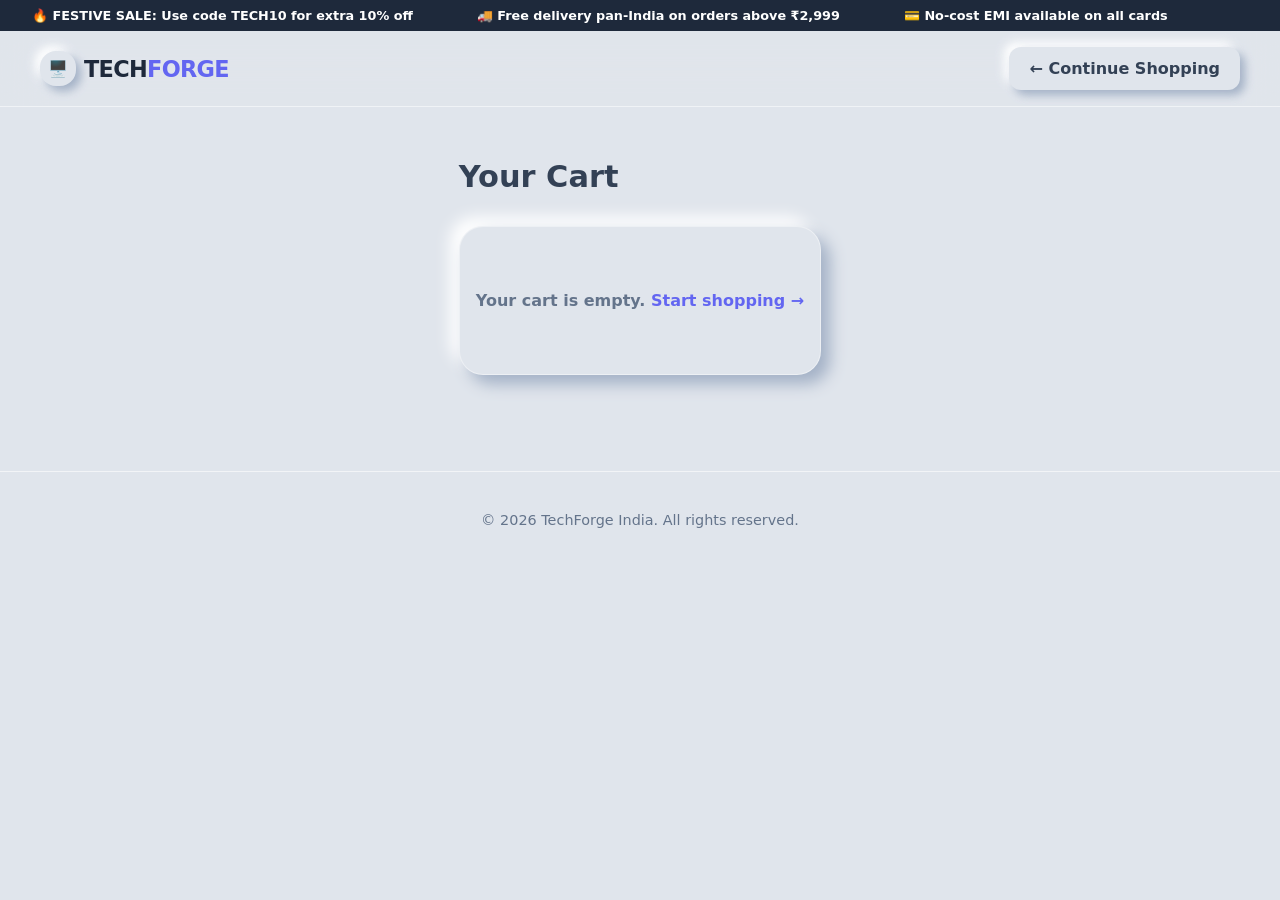
<file: techforge/cart.html>
<!DOCTYPE html>
<html lang="en">
<head>
<meta charset="UTF-8">
<meta name="viewport" content="width=device-width, initial-scale=1.0">
<title>Your Cart | TechForge India</title>
<meta name="robots" content="noindex,follow">
<link rel="stylesheet" href="css/style.css">
</head>
<body>

<div class="marquee-strip"><div class="marquee-track">
  <span>🔥 FESTIVE SALE: Use code <b>TECH10</b> for extra 10% off</span>
  <span>🚚 Free delivery pan-India on orders above ₹2,999</span>
  <span>💳 No-cost EMI available on all cards</span>
</div></div>
<header class="site-header glass">
  <div class="container nav-row">
    <a href="index.html" class="flex items-center gap-2"><span class="neu-sm" style="padding:.5rem;display:inline-flex">🖥️</span><span class="logo">TECH<span>FORGE</span></span></a>
    <nav class="flex items-center gap-3">
      <a href="store.html" class="neu-btn">← Continue Shopping</a>
    </nav>
  </div>
</header>

<main class="container py-8">
  <h1 class="font-black mb-8" style="font-size:1.9rem">Your Cart</h1>
  <div id="cartRoot"></div>
</main>

<footer class="site-footer">
  <div class="container text-center text-muted">&copy; 2026 TechForge India. All rights reserved.</div>
</footer>

<script src="js/data.js"></script>
<script src="js/storage.js"></script>
<script src="js/ui.js"></script>
<script>
  let appliedCoupon = null;

  function renderCartPage(){
    const cart = getCart();
    const root = document.getElementById('cartRoot');
    if(cart.length===0){
      root.innerHTML = `<div class="neu-card empty-state">Your cart is empty. <a href="store.html" class="text-indigo font-bold">Start shopping →</a></div>`;
      return;
    }
    const subtotal = cartSubtotal(cart);
    const discount = appliedCoupon ? appliedCoupon.discount : 0;
    const total = subtotal - discount;

    root.innerHTML = `
    <div style="display:flex;flex-direction:column;gap:2rem" class="cart-flex">
      <div style="flex:2;display:flex;flex-direction:column;gap:1rem">
        ${cart.map(c=>`
          <div class="neu-card cart-line" style="align-items:center">
            <img src="${c.img}" alt="${c.title}">
            <div style="flex:1">
              <div class="font-bold">${c.title}</div>
              <div class="p-price mt-2">${fmtINR(c.price)}</div>
            </div>
            <div class="qty-stepper neu-in">
              <button onclick="updateCartQty('${c.id}',-1);renderCartPage()">−</button>
              <span class="font-black" style="padding:0 .5rem">${c.qty}</span>
              <button onclick="updateCartQty('${c.id}',1);renderCartPage()">+</button>
            </div>
            <div class="font-black" style="width:6rem;text-align:right">${fmtINR(c.price*c.qty)}</div>
            <button class="neu-btn danger-text" onclick="removeFromCart('${c.id}');renderCartPage()" aria-label="Remove">🗑️</button>
          </div>`).join('')}
      </div>
      <div style="flex:1">
        <div class="neu-card" style="padding:1.5rem">
          <h2 class="font-black mb-4" style="font-size:1.2rem">Order Summary</h2>
          <div style="display:flex;gap:.5rem;margin-bottom:1rem">
            <input id="couponInput" class="neu-in" placeholder="Coupon code" value="${appliedCoupon?appliedCoupon.code:''}">
            <button class="neu-btn" onclick="applyCouponClick()">Apply</button>
          </div>
          ${appliedCoupon?`<div class="text-success text-sm font-bold mb-2">✓ ${appliedCoupon.code} applied — ${appliedCoupon.label}</div>`:'<div class="text-muted text-sm mb-2">Try TECH10 or WELCOME500</div>'}
          <div class="summary-row"><span>Subtotal</span><span>${fmtINR(subtotal)}</span></div>
          <div class="summary-row"><span>Discount</span><span class="text-success">−${fmtINR(discount)}</span></div>
          <div class="summary-row"><span>Shipping</span><span class="text-success">Free</span></div>
          <div class="summary-total"><span>Total</span><span>${fmtINR(total)}</span></div>
          <a href="checkout.html" class="neu-btn primary block mt-6" style="padding:1rem">Proceed to Checkout →</a>
        </div>
      </div>
    </div>`;
  }

  function applyCouponClick(){
    const code = document.getElementById('couponInput').value;
    const result = applyCoupon(code, cartSubtotal());
    if(result.valid){ appliedCoupon = result; showToast('Coupon applied: '+result.label); lsSet('tf_active_coupon', result); }
    else showToast('Invalid coupon code', 'error');
    renderCartPage();
  }

  appliedCoupon = lsGet('tf_active_coupon', null);
  renderCartPage();
  var styleTag = document.createElement('style');
  styleTag.textContent = '@media(min-width:900px){.cart-flex{flex-direction:row !important}}';
  document.head.appendChild(styleTag);
</script>
</body>
</html>
</file>
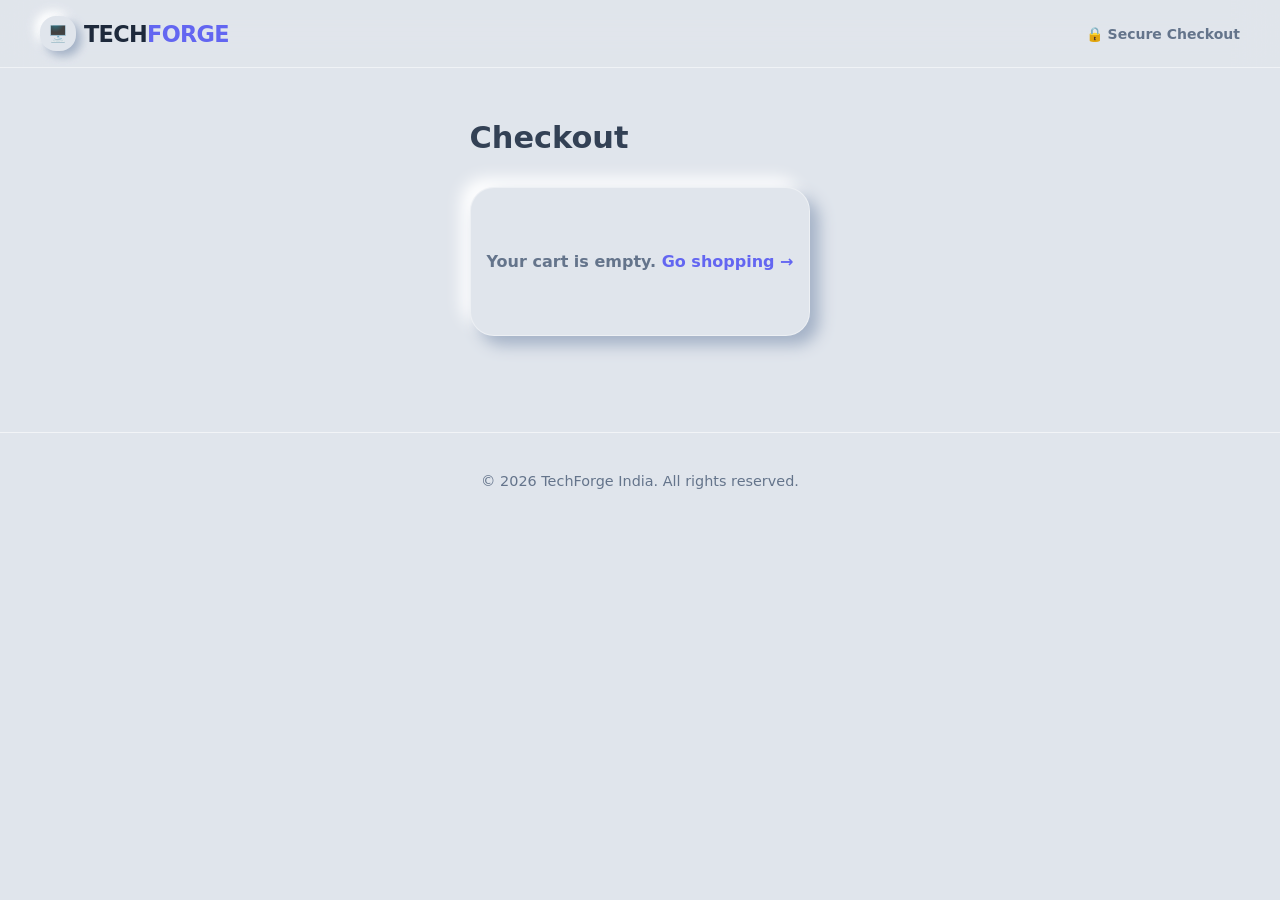
<file: techforge/checkout.html>
<!DOCTYPE html>
<html lang="en">
<head>
<meta charset="UTF-8">
<meta name="viewport" content="width=device-width, initial-scale=1.0">
<title>Secure Checkout | TechForge India</title>
<meta name="robots" content="noindex,follow">
<link rel="stylesheet" href="css/style.css">
</head>
<body>

<header class="site-header glass">
  <div class="container nav-row">
    <a href="index.html" class="flex items-center gap-2"><span class="neu-sm" style="padding:.5rem;display:inline-flex">🖥️</span><span class="logo">TECH<span>FORGE</span></span></a>
    <div class="text-sm font-bold text-muted">🔒 Secure Checkout</div>
  </div>
</header>

<main class="container py-8" id="checkoutRoot">
  <h1 class="font-black mb-8" style="font-size:1.9rem">Checkout</h1>
</main>

<footer class="site-footer">
  <div class="container text-center text-muted">&copy; 2026 TechForge India. All rights reserved.</div>
</footer>

<script src="js/data.js"></script>
<script src="js/storage.js"></script>
<script src="js/ui.js"></script>
<script>
  const cart = getCart();
  const root = document.getElementById('checkoutRoot');

  if(cart.length===0){
    root.innerHTML += `<div class="neu-card empty-state">Your cart is empty. <a href="store.html" class="text-indigo font-bold">Go shopping →</a></div>`;
  } else {
    const coupon = lsGet('tf_active_coupon', null);
    const subtotal = cartSubtotal(cart);
    const discount = coupon ? coupon.discount : 0;
    const total = subtotal - discount;

    root.innerHTML += `
    <div style="display:flex;flex-direction:column;gap:2rem" class="chk-flex">
      <div style="flex:1.4" class="neu-card" style="padding:2rem">
        <h2 class="font-black mb-6" style="font-size:1.2rem;border-bottom:1px solid rgba(148,163,184,.3);padding-bottom:.5rem">Shipping Information</h2>
        <form id="chkForm" onsubmit="placeOrder(event)" style="display:flex;flex-direction:column;gap:1.1rem">
          <div style="display:flex;gap:1rem">
            <input name="firstName" placeholder="First Name" required class="neu-in">
            <input name="lastName" placeholder="Last Name" required class="neu-in">
          </div>
          <input name="email" type="email" placeholder="Email Address" required class="neu-in">
          <input name="phone" type="tel" pattern="[0-9]{10}" placeholder="10-digit Mobile Number" required class="neu-in">
          <textarea name="address" placeholder="Full Delivery Address" required rows="3" class="neu-in"></textarea>
          <div style="display:flex;gap:1rem">
            <input name="city" placeholder="City" required class="neu-in">
            <input name="pincode" placeholder="PIN Code" required class="neu-in">
          </div>

          <h2 class="font-black mt-4 mb-2" style="font-size:1.2rem;border-bottom:1px solid rgba(148,163,184,.3);padding-bottom:.5rem">Payment Method</h2>
          <div class="cat-grid" style="grid-template-columns:repeat(3,1fr)">
            <label class="neu-btn" style="flex-direction:column;padding:1rem"><input type="radio" name="method" value="card" checked style="margin-bottom:.4rem">💳 Card</label>
            <label class="neu-btn" style="flex-direction:column;padding:1rem"><input type="radio" name="method" value="upi" style="margin-bottom:.4rem">📱 UPI</label>
            <label class="neu-btn" style="flex-direction:column;padding:1rem"><input type="radio" name="method" value="cod" style="margin-bottom:.4rem">💵 COD</label>
          </div>
        </form>
      </div>
      <div style="flex:1">
        <div class="neu-card" style="padding:2rem">
          <h2 class="font-black mb-4" style="font-size:1.2rem;border-bottom:1px solid rgba(148,163,184,.3);padding-bottom:.5rem">Order Summary</h2>
          <div style="display:flex;flex-direction:column;gap:.75rem;max-height:16rem;overflow-y:auto;margin-bottom:1rem">
            ${cart.map(c=>`
              <div class="flex items-center gap-3">
                <img src="${c.img}" style="width:44px;height:44px;object-fit:contain;border-radius:8px">
                <div style="flex:1;min-width:0"><div class="text-sm font-bold line-clamp-2">${c.title}</div><div class="text-xs text-muted">Qty: ${c.qty}</div></div>
                <div class="text-sm font-black">${fmtINR(c.price*c.qty)}</div>
              </div>`).join('')}
          </div>
          <div class="summary-row"><span>Subtotal</span><span>${fmtINR(subtotal)}</span></div>
          <div class="summary-row"><span>Discount ${coupon?'('+coupon.code+')':''}</span><span class="text-success">−${fmtINR(discount)}</span></div>
          <div class="summary-row"><span>Shipping</span><span class="text-success">Free</span></div>
          <div class="summary-total"><span>Total</span><span>${fmtINR(total)}</span></div>
          <button form="chkForm" type="submit" class="neu-btn primary block mt-6" style="padding:1rem;font-size:1.05rem">Place Order</button>
          <p class="text-xs text-muted text-center mt-4">🔒 This is a demo checkout for learning purposes — no real payment is processed.</p>
        </div>
      </div>
    </div>`;

    var styleTag = document.createElement('style');
    styleTag.textContent = '@media(min-width:900px){.chk-flex{flex-direction:row !important}}';
    document.head.appendChild(styleTag);
  }

  function placeOrder(e){
    e.preventDefault();
    const form = e.target;
    const method = form.method.value;
    const coupon = lsGet('tf_active_coupon', null);
    const subtotal = cartSubtotal(cart);
    const discount = coupon ? coupon.discount : 0;
    const total = subtotal - discount;

    // deduct stock
    const products = getProducts();
    cart.forEach(c=>{
      const p = products.find(x=>x.id===c.id);
      if(p) p.stock = Math.max(0, p.stock - c.qty);
    });
    saveProducts(products);

    const order = {
      id: 'TF' + Date.now().toString().slice(-8),
      ts: Date.now(),
      items: cart,
      subtotal, discount, total, method,
      customer: { name: form.firstName.value+' '+form.lastName.value, email: form.email.value, phone: form.phone.value, address: form.address.value, city: form.city.value, pincode: form.pincode.value },
      status: method==='cod' ? 'Placed (Pay on Delivery)' : 'Paid'
    };
    placeOrderRecord(order);
    logEvent('purchase', { transaction_id: order.id, value: total, items: cart.length, payment_type: method });

    clearCart();
    localStorage.removeItem('tf_active_coupon');
    location.href = 'order-success.html?order=' + order.id;
  }
</script>
</body>
</html>
</file>
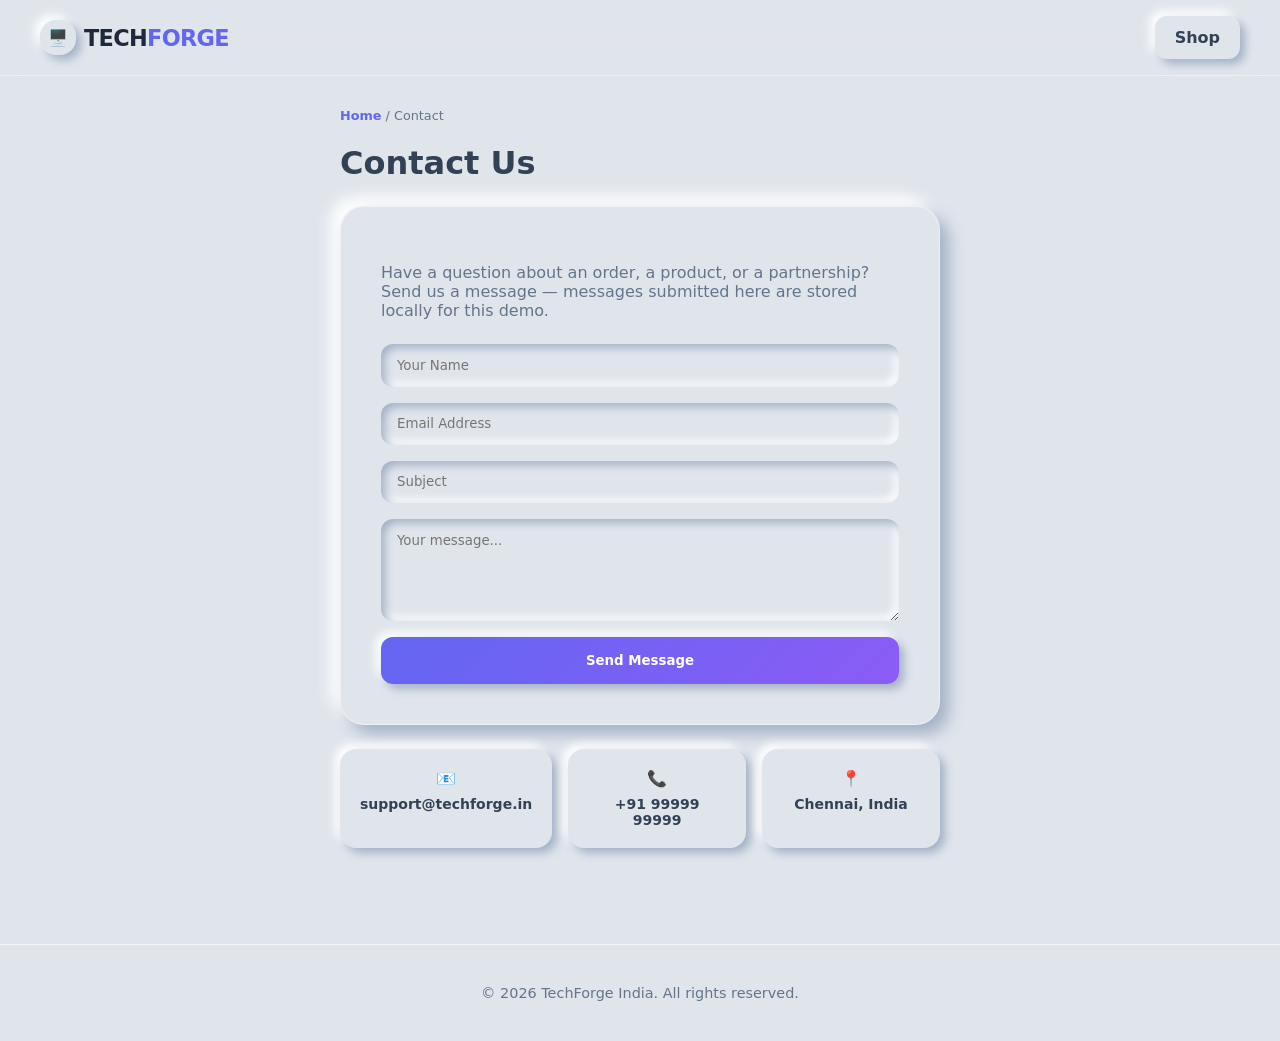
<file: techforge/contact.html>
<!DOCTYPE html>
<html lang="en">
<head>
<meta charset="UTF-8">
<meta name="viewport" content="width=device-width, initial-scale=1.0">
<title>Contact Us | TechForge India</title>
<meta name="description" content="Get in touch with TechForge India for order support, bulk pricing or partnership queries.">
<link rel="canonical" href="https://www.techforge.example.in/contact.html">
<link rel="stylesheet" href="css/style.css">
</head>
<body>

<header class="site-header glass">
  <div class="container nav-row">
    <a href="index.html" class="flex items-center gap-2"><span class="neu-sm" style="padding:.5rem;display:inline-flex">🖥️</span><span class="logo">TECH<span>FORGE</span></span></a>
    <nav class="flex items-center gap-3"><a href="store.html" class="neu-btn">Shop</a></nav>
  </div>
</header>

<main class="container py-8" style="max-width:640px">
  <div class="breadcrumb"><a href="index.html">Home</a> / <span>Contact</span></div>
  <h1 class="font-black mb-6" style="font-size:2rem">Contact Us</h1>
  <div class="neu-card" style="padding:2.5rem">
    <p class="text-muted mb-6">Have a question about an order, a product, or a partnership? Send us a message — messages submitted here are stored locally for this demo.</p>
    <form id="contactForm" onsubmit="submitContact(event)" style="display:flex;flex-direction:column;gap:1rem">
      <input name="name" placeholder="Your Name" required class="neu-in">
      <input name="email" type="email" placeholder="Email Address" required class="neu-in">
      <input name="subject" placeholder="Subject" required class="neu-in">
      <textarea name="message" placeholder="Your message..." required rows="5" class="neu-in"></textarea>
      <button class="neu-btn primary" style="padding:1rem">Send Message</button>
    </form>
  </div>
  <div class="cat-grid mt-6" style="grid-template-columns:repeat(3,1fr)">
    <div class="neu-sm text-center" style="padding:1.25rem">📧<div class="text-sm font-bold mt-2">support@techforge.in</div></div>
    <div class="neu-sm text-center" style="padding:1.25rem">📞<div class="text-sm font-bold mt-2">+91 99999 99999</div></div>
    <div class="neu-sm text-center" style="padding:1.25rem">📍<div class="text-sm font-bold mt-2">Chennai, India</div></div>
  </div>
</main>

<footer class="site-footer">
  <div class="container text-center text-muted">&copy; 2026 TechForge India. All rights reserved.</div>
</footer>
<script src="js/data.js"></script>
<script src="js/storage.js"></script>
<script src="js/ui.js"></script>
<script>
  function submitContact(e){
    e.preventDefault();
    const f = e.target;
    const msgs = lsGet('tf_contact_messages', []);
    msgs.unshift({ name:f.name.value, email:f.email.value, subject:f.subject.value, message:f.message.value, ts:Date.now() });
    lsSet('tf_contact_messages', msgs);
    logEvent('contact_form_submit', { subject: f.subject.value });
    f.reset();
    showToast("Message sent — we'll get back to you soon!");
  }
</script>
</body>
</html>
</file>
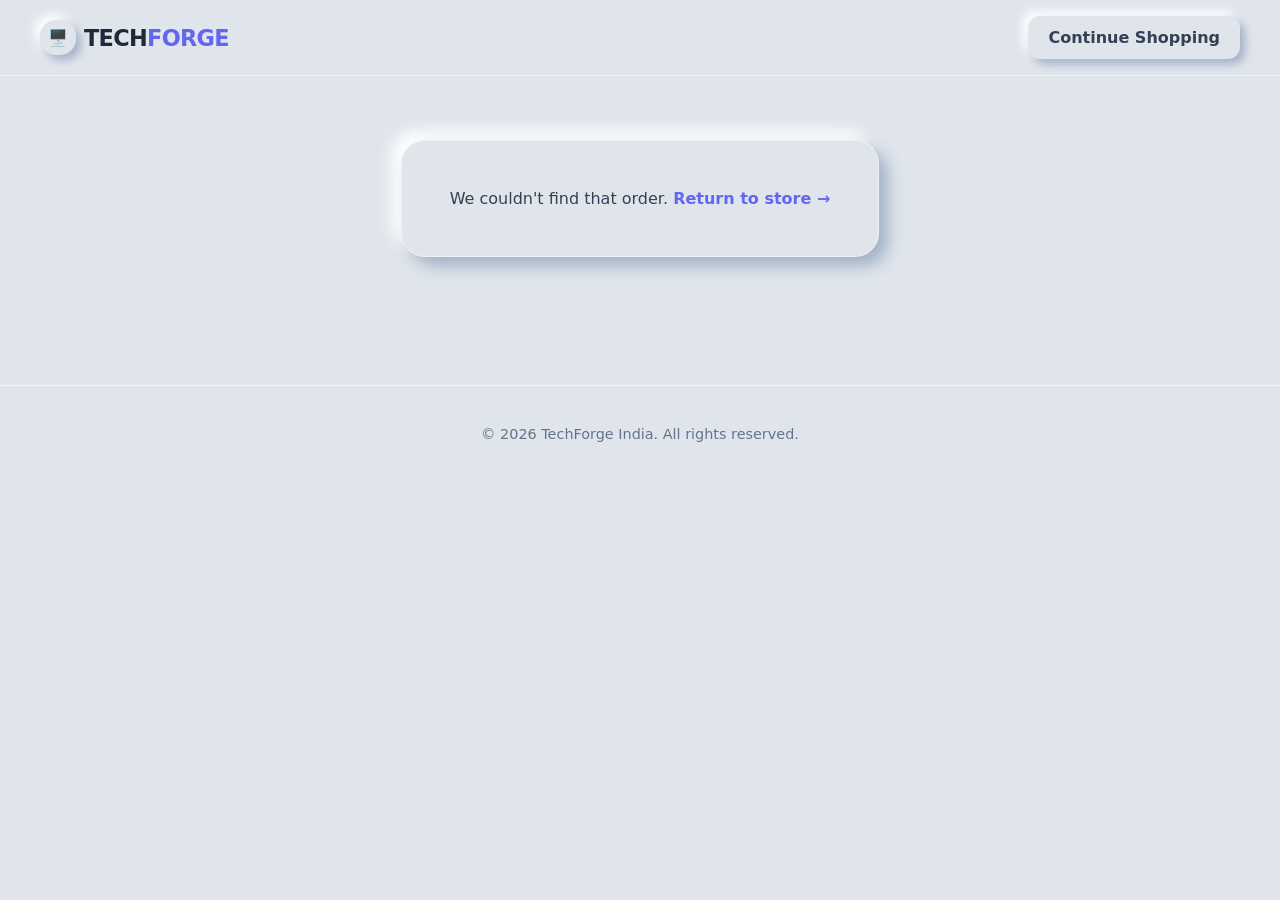
<file: techforge/order-success.html>
<!DOCTYPE html>
<html lang="en">
<head>
<meta charset="UTF-8">
<meta name="viewport" content="width=device-width, initial-scale=1.0">
<title>Order Confirmed | TechForge India</title>
<meta name="robots" content="noindex,follow">
<link rel="stylesheet" href="css/style.css">
</head>
<body>
<header class="site-header glass">
  <div class="container nav-row">
    <a href="index.html" class="flex items-center gap-2"><span class="neu-sm" style="padding:.5rem;display:inline-flex">🖥️</span><span class="logo">TECH<span>FORGE</span></span></a>
    <a href="store.html" class="neu-btn">Continue Shopping</a>
  </div>
</header>

<main class="container py-16" style="max-width:640px">
  <div class="neu-card text-center" style="padding:3rem" id="successRoot">Loading order…</div>
</main>

<footer class="site-footer">
  <div class="container text-center text-muted">&copy; 2026 TechForge India. All rights reserved.</div>
</footer>

<script src="js/data.js"></script>
<script src="js/storage.js"></script>
<script src="js/ui.js"></script>
<script>
  const order = getOrderById(qs('order'));
  const root = document.getElementById('successRoot');
  if(!order){
    root.innerHTML = `<div>We couldn't find that order. <a href="store.html" class="text-indigo font-bold">Return to store →</a></div>`;
  } else {
    root.innerHTML = `
      <div style="font-size:3rem">🎉</div>
      <h1 class="font-black mt-4" style="font-size:1.6rem">Order Placed Successfully!</h1>
      <p class="text-muted mt-2">Order ID <b>${order.id}</b> · ${order.status}</p>
      <div class="neu-sm mt-6 text-left" style="padding:1.5rem">
        ${order.items.map(i=>`<div class="flex justify-between text-sm mb-2"><span>${i.title} × ${i.qty}</span><span class="font-bold">${fmtINR(i.price*i.qty)}</span></div>`).join('')}
        <div class="summary-total mt-2"><span>Total Paid</span><span>${fmtINR(order.total)}</span></div>
      </div>
      <p class="text-muted text-sm mt-6">A confirmation has been "sent" to ${order.customer.email}. Estimated delivery: 3-5 business days to ${order.customer.city}.</p>
      <a href="store.html" class="neu-btn primary block mt-6" style="padding:1rem">Continue Shopping</a>
    `;
  }
</script>
</body>
</html>
</file>
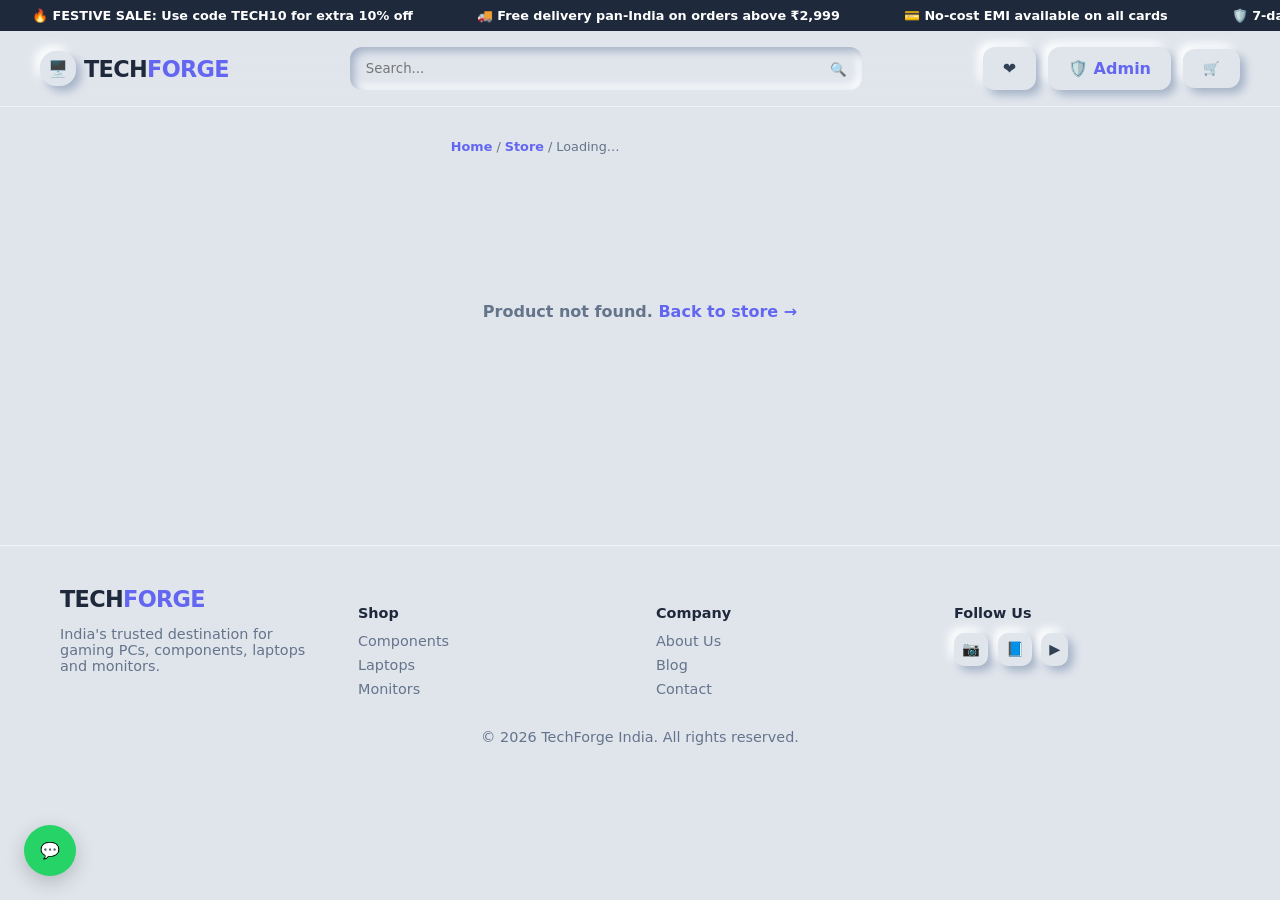
<file: techforge/product.html>
<!DOCTYPE html>
<html lang="en">
<head>
<meta charset="UTF-8">
<meta name="viewport" content="width=device-width, initial-scale=1.0">
<title id="pageTitle">Product | TechForge India</title>
<meta id="metaDesc" name="description" content="Shop premium PC hardware at TechForge India.">
<link id="canonicalLink" rel="canonical" href="https://www.techforge.example.in/product.html">
<link rel="stylesheet" href="css/style.css">
<script id="productJsonLd" type="application/ld+json">{}</script>
</head>
<body>

<div class="marquee-strip"><div class="marquee-track">
  <span>🔥 FESTIVE SALE: Use code <b>TECH10</b> for extra 10% off</span>
  <span>🚚 Free delivery pan-India on orders above ₹2,999</span>
  <span>💳 No-cost EMI available on all cards</span>
  <span>🛡️ 7-day easy replacement + brand warranty</span>
  <span>🔥 FESTIVE SALE: Use code <b>TECH10</b> for extra 10% off</span>
  <span>🚚 Free delivery pan-India on orders above ₹2,999</span>
</div></div>
<header class="site-header glass">
  <div class="container nav-row">
    <div class="flex items-center gap-3">
      <button class="neu-btn menu-toggle" onclick="toggleMobileMenu()" aria-label="Menu">☰</button>
      <a href="index.html" class="flex items-center gap-2"><span class="neu-sm" style="padding:.5rem;display:inline-flex">🖥️</span><span class="logo">TECH<span>FORGE</span></span></a>
    </div>
    <form class="search-form" onsubmit="event.preventDefault();doSiteSearch(this.q)"><input class="neu-in" name="q" type="text" placeholder="Search..."><button type="submit">🔍</button></form>
    <nav class="flex items-center gap-3">
      <a href="wishlist.html" class="neu-btn">❤️</a>
      <a href="admin.html" class="neu-btn text-indigo">🛡️ Admin</a>
      <button class="neu-btn cart-btn" onclick="toggleCartDrawer(true)">🛒<span class="cart-count hidden" data-cart-count>0</span></button>
    </nav>
  </div>
  <div class="mobile-menu" id="mobileMenu">
    <input class="neu-in" placeholder="Search..." onkeyup="if(event.key==='Enter')doSiteSearch(this)">
    <a href="store.html" class="neu-btn block">All Products</a>
    <a href="blog.html" class="neu-btn block">Blog</a>
    <a href="admin.html" class="neu-btn block text-indigo">Admin Login</a>
  </div>
</header>

<main class="container py-8" id="pdpRoot">
  <div class="breadcrumb" id="crumb"><a href="index.html">Home</a> / <a href="store.html">Store</a> / <span>Loading…</span></div>
  <div id="pdpContent" class="empty-state">Loading product…</div>
</main>

<footer class="site-footer">
  <div class="container footer-grid">
    <div><div class="logo mb-2">TECH<span>FORGE</span></div><p class="text-muted">India's trusted destination for gaming PCs, components, laptops and monitors.</p></div>
    <div><h4>Shop</h4><ul><li><a href="store.html?cat=Components">Components</a></li><li><a href="store.html?cat=Laptops">Laptops</a></li><li><a href="store.html?cat=Monitors">Monitors</a></li></ul></div>
    <div><h4>Company</h4><ul><li><a href="about.html">About Us</a></li><li><a href="blog.html">Blog</a></li><li><a href="contact.html">Contact</a></li></ul></div>
    <div><h4>Follow Us</h4><div class="social-row"><a href="#">📷</a><a href="#">📘</a><a href="#">▶️</a></div></div>
  </div>
  <div class="container text-center text-muted mt-8">&copy; 2026 TechForge India. All rights reserved.</div>
</footer>
<a href="https://wa.me/919999999999" target="_blank" rel="noopener" class="wa-float">💬</a>

<script src="js/data.js"></script>
<script src="js/storage.js"></script>
<script src="js/ui.js"></script>
<script>
  const pid = qs('id');
  const p = getProductById(pid);

  function renderRelated(){
    const related = getProducts().filter(x=>x.category===p.category && x.id!==p.id).slice(0,4);
    return related.map(r=>`
      <a class="neu-card p-card" href="product.html?id=${r.id}">
        <img src="${r.img}" alt="${r.title}" loading="lazy">
        <h3 class="line-clamp-2">${r.title}</h3>
        <div class="stars text-xs mb-2">${starString(r.rating)}</div>
        <div class="p-price mb-4">${fmtINR(r.price)}</div>
        <button class="neu-btn primary block" onclick="event.preventDefault();addToCart('${r.id}')">Add to Cart</button>
      </a>`).join('');
  }

  function renderReviews(){
    const userReviews = getReviews(p.id);
    const staticReviews = [
      {name:'Rahul K.', rating:5, text:'Exactly as described, fast shipping. Would buy again.', ts: Date.now()-1000*60*60*24*5},
      {name:'Sneha P.', rating:4, text:'Great value for money, packaging could be better.', ts: Date.now()-1000*60*60*24*12},
    ];
    const all = [...userReviews, ...staticReviews];
    return all.map(r=>`
      <div class="neu-sm" style="padding:1rem">
        <div class="flex justify-between"><span class="font-bold text-sm">${r.name}</span><span class="stars text-xs">${starString(r.rating)}</span></div>
        <p class="text-muted text-sm mt-2">${r.text}</p>
        <div class="text-xs text-muted mt-2">${typeof r.ts==='number' ? timeAgo(r.ts) : ''}</div>
      </div>`).join('');
  }

  if(!p){
    document.getElementById('pdpContent').innerHTML = '<div class="empty-state">Product not found. <a href="store.html" class="text-indigo font-bold">Back to store →</a></div>';
  } else {
    document.title = p.title + ' | TechForge India';
    document.getElementById('pageTitle').textContent = p.title + ' | Buy Online at TechForge India';
    document.getElementById('metaDesc').setAttribute('content', p.title + ' — ' + p.desc.slice(0,140));
    document.getElementById('canonicalLink').setAttribute('href', 'https://www.techforge.example.in/product.html?id='+p.id);
    document.getElementById('crumb').innerHTML = `<a href="index.html">Home</a> / <a href="store.html?cat=${p.category}">${p.category}</a> / <span>${p.title}</span>`;
    document.getElementById('productJsonLd').textContent = JSON.stringify({
      "@context":"https://schema.org","@type":"Product","name":p.title,"image":p.img,"description":p.desc,"brand":{"@type":"Brand","name":p.brand},
      "offers":{"@type":"Offer","priceCurrency":"INR","price":p.price,"availability":p.stock>0?"https://schema.org/InStock":"https://schema.org/OutOfStock","url":location.href},
      "aggregateRating":{"@type":"AggregateRating","ratingValue":p.rating,"reviewCount":p.reviews}
    });

    const off = p.mrp ? Math.round(100-(p.price/p.mrp*100)) : 0;
    document.getElementById('pdpContent').innerHTML = `
    <div style="display:flex;flex-direction:column;gap:2.5rem">
      <div style="display:flex;flex-direction:column;gap:2.5rem" class="pdp-flex">
        <div class="neu-card" style="padding:2rem;display:flex;align-items:center;justify-content:center;flex:1">
          <img src="${p.img}" alt="${p.title}" style="max-height:24rem;object-fit:contain">
        </div>
        <div style="flex:1;display:flex;flex-direction:column;gap:1rem">
          <span class="badge badge-indigo" style="width:max-content">${p.category}</span>
          <h1 class="font-black" style="font-size:1.9rem">${p.title}</h1>
          <div class="stars">${starString(p.rating)} <span class="text-muted text-sm">(${p.reviews} reviews)</span></div>
          <div><span class="p-price" style="font-size:1.9rem">${fmtINR(p.price)}</span> ${p.mrp?`<span class="p-mrp">${fmtINR(p.mrp)}</span> <span class="p-off">${off}% off</span>`:''}</div>
          <p class="text-muted">${p.desc}</p>
          <div class="font-bold ${p.stock>0?'text-success':'text-danger'}">${p.stock>0 ? p.stock+' in stock — ships in 2-4 days' : 'Out of stock'}</div>
          <div class="flex gap-4">
            <button class="neu-btn primary block" style="flex:1;padding:1rem" onclick="addToCart('${p.id}')" ${p.stock<1?'disabled':''}>Add to Cart</button>
            <button class="neu-btn block" style="flex:1;padding:1rem" onclick="addToCart('${p.id}');toggleCartDrawer(true)" ${p.stock<1?'disabled':''}>Buy Now</button>
            <button class="neu-btn" style="padding:1rem" onclick="toggleWishlist('${p.id}');this.textContent=isWishlisted('${p.id}')?'❤️':'🤍'">${isWishlisted(p.id)?'❤️':'🤍'}</button>
          </div>
          <div class="trust-grid mt-4">
            <div class="text-xs font-bold text-muted flex items-center gap-2">📦 Secure Packaging</div>
            <div class="text-xs font-bold text-muted flex items-center gap-2">🛡️ Brand Warranty</div>
          </div>
        </div>
      </div>

      <div class="neu-card" style="padding:2rem">
        <h2 class="font-black mb-4" style="font-size:1.25rem">Specifications</h2>
        <ul style="columns:2;gap:2rem;line-height:2">${p.specs.map(s=>`<li class="text-muted text-sm">✓ ${s}</li>`).join('')}</ul>
      </div>

      <div class="neu-card" style="padding:2rem">
        <div class="section-title"><h2>Customer Reviews</h2></div>
        <form onsubmit="event.preventDefault();submitReview(this)" class="neu-sm mb-6" style="padding:1.25rem;display:flex;flex-direction:column;gap:.75rem">
          <div class="flex gap-4">
            <input name="name" placeholder="Your name" required class="neu-in">
            <select name="rating" class="neu-in" style="max-width:8rem"><option value="5">★★★★★</option><option value="4">★★★★☆</option><option value="3">★★★☆☆</option><option value="2">★★☆☆☆</option><option value="1">★☆☆☆☆</option></select>
          </div>
          <textarea name="text" placeholder="Share your experience with this product..." required class="neu-in" rows="3"></textarea>
          <button class="neu-btn primary" style="width:max-content">Submit Review</button>
        </form>
        <div id="reviewsList" style="display:flex;flex-direction:column;gap:1rem"></div>
      </div>

      <div>
        <div class="section-title"><h2>You may also like</h2></div>
        <div class="product-grid four" id="relatedGrid"></div>
      </div>
    </div>`;
    document.getElementById('reviewsList').innerHTML = renderReviews();
    document.getElementById('relatedGrid').innerHTML = renderRelated();
    logEvent('view_item', { item_id: p.id, item_name: p.title, value: p.price });

    var styleTag = document.createElement('style');
    styleTag.textContent = '@media(min-width:1024px){.pdp-flex{flex-direction:row !important}}';
    document.head.appendChild(styleTag);
  }

  function submitReview(form){
    addReview(p.id, { name: form.name.value, rating: Number(form.rating.value), text: form.text.value, ts: Date.now() });
    document.getElementById('reviewsList').innerHTML = renderReviews();
    form.reset();
    showToast('Thanks for your review!');
  }
</script>
</body>
</html>
</file>
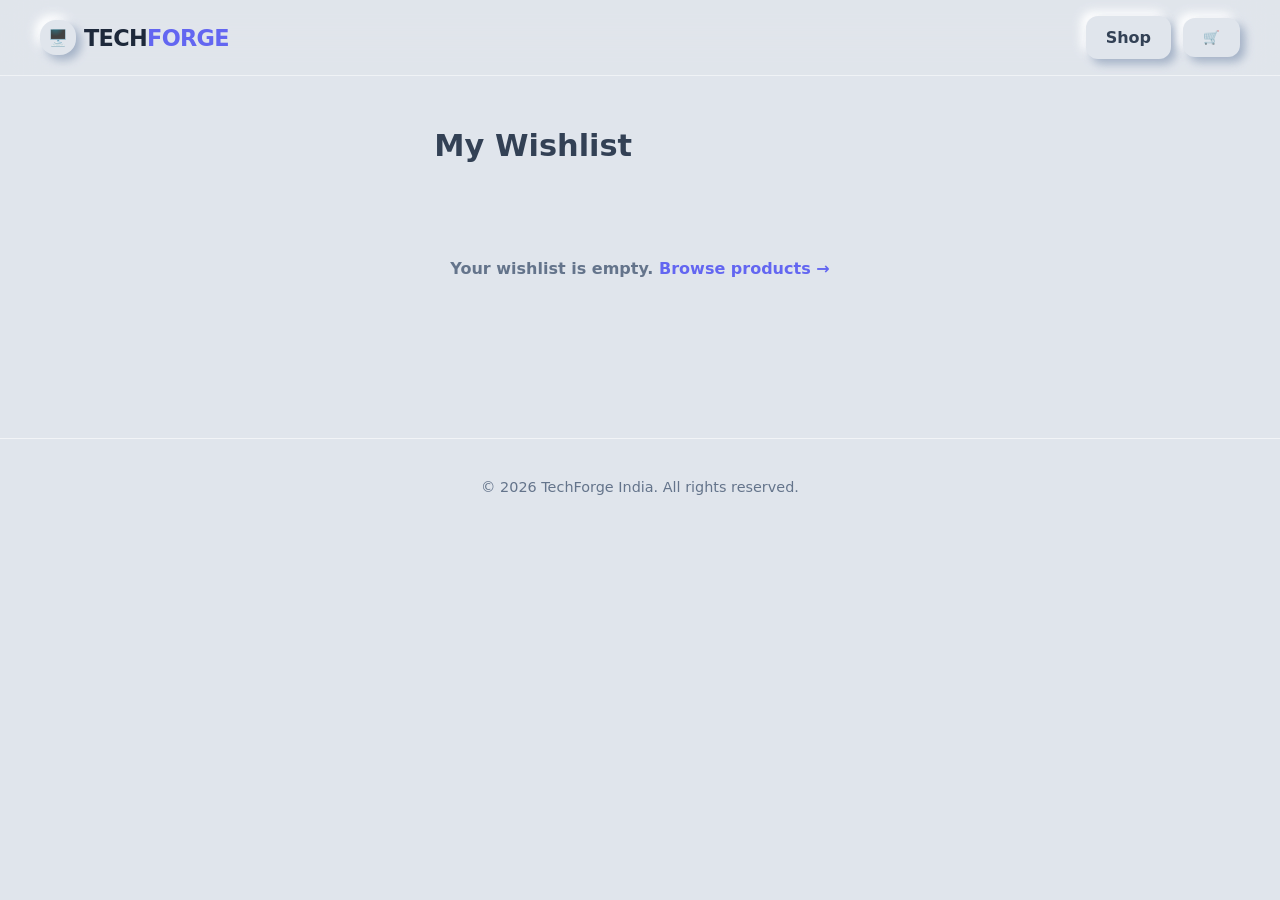
<file: techforge/wishlist.html>
<!DOCTYPE html>
<html lang="en">
<head>
<meta charset="UTF-8">
<meta name="viewport" content="width=device-width, initial-scale=1.0">
<title>My Wishlist | TechForge India</title>
<meta name="robots" content="noindex,follow">
<link rel="stylesheet" href="css/style.css">
</head>
<body>

<header class="site-header glass">
  <div class="container nav-row">
    <a href="index.html" class="flex items-center gap-2"><span class="neu-sm" style="padding:.5rem;display:inline-flex">🖥️</span><span class="logo">TECH<span>FORGE</span></span></a>
    <nav class="flex items-center gap-3">
      <a href="store.html" class="neu-btn">Shop</a>
      <button class="neu-btn cart-btn" onclick="toggleCartDrawer(true)">🛒<span class="cart-count hidden" data-cart-count>0</span></button>
    </nav>
  </div>
</header>

<main class="container py-8">
  <h1 class="font-black mb-8" style="font-size:1.9rem">My Wishlist</h1>
  <div class="product-grid" id="wishGrid"></div>
</main>

<footer class="site-footer">
  <div class="container text-center text-muted">&copy; 2026 TechForge India. All rights reserved.</div>
</footer>

<script src="js/data.js"></script>
<script src="js/storage.js"></script>
<script src="js/ui.js"></script>
<script>
  function render(){
    const ids = getWishlist();
    const items = getProducts().filter(p=>ids.includes(p.id));
    const grid = document.getElementById('wishGrid');
    if(items.length===0){ grid.innerHTML = `<div class="empty-state" style="grid-column:1/-1">Your wishlist is empty. <a href="store.html" class="text-indigo font-bold">Browse products →</a></div>`; return; }
    grid.innerHTML = items.map(p=>`
      <div class="neu-card p-card">
        <button class="wish-btn active" onclick="toggleWishlist('${p.id}');render()">❤️</button>
        <a href="product.html?id=${p.id}"><img src="${p.img}" alt="${p.title}"><h3 class="line-clamp-2">${p.title}</h3></a>
        <div class="p-price mb-4">${fmtINR(p.price)}</div>
        <button class="neu-btn primary block" onclick="addToCart('${p.id}')">Add to Cart</button>
      </div>`).join('');
  }
  render();
</script>
</body>
</html>
</file>
<file: arqora/css/style.css>
:root{--bg:#e8e9ee;--shadow-dark:#c3c5cf;--shadow-light:#fff;--ink:#202334;--muted:#6e7284;--accent:#6c5ce7;--accent-2:#9b91ff;--accent-mint:#9ce6d1;--line:rgba(111,116,139,.22);--dark:#191b29;--radius:24px}*{box-sizing:border-box}html{scroll-behavior:smooth;scroll-padding-top:90px}body{margin:0;background:var(--bg);color:var(--ink);font-family:'DM Sans',system-ui,sans-serif;line-height:1.55}a{color:inherit;text-decoration:none}button,input,select,textarea{font:inherit}button,a{-webkit-tap-highlight-color:transparent}button{color:inherit}.wrap{width:min(1160px,calc(100% - 48px));margin-inline:auto}.announcement{min-height:36px;padding:7px 24px;display:flex;align-items:center;justify-content:center;gap:10px;background:#dfe1e8;color:#596577;font-size:11px;letter-spacing:.025em}.announcement-dot{width:6px;height:6px;border-radius:50%;background:#6c5ce7;box-shadow:0 0 0 4px #d9d4ff}.announcement-sep{opacity:.4}.announcement a{font-weight:700;color:#5142c9;margin-left:5px}.site-header{height:82px;padding:0 max(24px,calc((100% - 1160px)/2));display:flex;align-items:center;justify-content:space-between;gap:24px;position:sticky;top:0;z-index:20;background:rgba(228,233,240,.84);backdrop-filter:blur(18px);border-bottom:1px solid rgba(255,255,255,.65)}.brand{display:inline-flex;align-items:center;gap:10px;flex-shrink:0}.brand-mark{width:35px;height:35px;display:grid;place-items:center;background:var(--bg);border-radius:12px;box-shadow:5px 5px 10px var(--shadow-dark),-5px -5px 10px var(--shadow-light);font-family:Manrope,sans-serif;font-size:24px;font-weight:800;letter-spacing:-3px;padding-right:3px}.brand-mark span,.brand-name span{color:var(--accent)}.brand-name{font-family:Manrope,sans-serif;font-weight:800;font-size:20px;letter-spacing:-1px}.brand-name span{font-size:9px;vertical-align:top;margin-left:2px}.desktop-nav{display:flex;align-items:center;gap:38px;margin-left:auto;margin-right:auto}.desktop-nav a{font-size:13px;font-weight:600;color:#626d7d;transition:color .2s}.desktop-nav a:hover{color:var(--accent)}.header-actions{display:flex;align-items:center;gap:13px}.button{display:inline-flex;align-items:center;justify-content:center;gap:23px;border:0;border-radius:13px;padding:13px 18px;font-size:12px;font-weight:700;cursor:pointer;transition:transform .2s,box-shadow .2s}.button:hover{transform:translateY(-2px)}.button span{font-size:16px}.button-dark{background:linear-gradient(145deg,#30394b,#202735);color:#fff;box-shadow:5px 5px 11px #c0c7d1,-4px -4px 10px #fff}.button-dark:hover{box-shadow:7px 7px 15px #b8c0cc,-5px -5px 12px #fff}.button-soft{background:var(--bg);box-shadow:5px 5px 10px var(--shadow-dark),-5px -5px 10px var(--shadow-light)}.icon-btn{border:0;background:var(--bg);border-radius:12px;width:40px;height:40px;display:grid;place-items:center;box-shadow:4px 4px 8px var(--shadow-dark),-4px -4px 8px var(--shadow-light);cursor:pointer;font-size:23px}.menu-toggle{display:none}.hero{min-height:615px;display:grid;grid-template-columns:1fr 1fr;align-items:center;gap:44px;padding-top:50px;padding-bottom:66px}.hero-copy{padding:12px 0 10px}.eyebrow{display:flex;align-items:center;gap:10px;color:#697486;font-size:9px;font-weight:800;letter-spacing:.17em}.eyebrow-line{width:25px;height:2px;background:var(--accent);display:inline-block}.hero h1,.section-heading h2,.studio-copy h2,.contact-inner h2{font-family:Manrope,sans-serif;font-size:clamp(45px,5.4vw,72px);line-height:1.07;letter-spacing:-.065em;font-weight:800;margin:24px 0 20px}.headline-muted{color:#929baa}.headline-accent{color:var(--accent)}.hero-description{font-size:15px;line-height:1.85;color:#6d7788;max-width:440px}.hero-actions{display:flex;align-items:center;gap:27px;margin-top:30px}.text-link{font-size:12px;font-weight:700;color:#4f5b6c;display:inline-flex;gap:12px;align-items:center}.text-link span{font-size:16px;color:var(--accent)}.hero-proof{display:flex;align-items:center;gap:13px;margin-top:43px}.avatar-stack{display:flex;padding-left:5px}.avatar-stack span{width:29px;height:29px;border-radius:50%;border:2px solid var(--bg);margin-left:-5px;display:grid;place-items:center;background:#d7d1fb;color:#5144ba;font-size:9px;font-weight:800}.avatar-stack span:nth-child(2){background:#d7e4df;color:#45665b}.avatar-stack span:nth-child(3){background:#e9d8cd;color:#8a5e48}.hero-proof p{font-size:10px;line-height:1.55;color:#778293;margin:0}.hero-proof strong{font-size:11px;color:#465164}.hero-art{height:465px;position:relative;display:grid;place-items:center;isolation:isolate}.hero-art:before{content:"";position:absolute;width:360px;height:360px;border-radius:50%;background:radial-gradient(circle,rgba(128,115,238,.19),rgba(128,115,238,0) 70%);z-index:-2}.art-orbit{position:absolute;border:1px solid rgba(125,135,161,.22);border-radius:50%;transform:rotate(-25deg)}.orbit-one{width:440px;height:250px}.orbit-two{width:370px;height:420px;transform:rotate(40deg)}.art-card{position:absolute;width:300px;height:340px;border-radius:23px;overflow:hidden}.art-card-back{width:285px;height:330px;transform:translate(64px,-16px) rotate(8deg);background:linear-gradient(150deg,#d1d5e5,#e8e9f1 65%,#c7cde0);box-shadow:12px 16px 28px #b9c0ce,-8px -8px 18px #fff;padding:20px;display:flex;flex-direction:column;justify-content:space-between}.mini-label,.art-card-foot,.art-coordinate,.visual-tag,.visual-foot{font-size:8px;font-weight:800;letter-spacing:.13em;color:#737d91}.art-wave{height:170px;display:flex;align-items:center;justify-content:center;gap:5px;transform:skewY(-13deg)}.art-wave i{width:11px;border-radius:10px;background:linear-gradient(180deg,#8b7df2,#b8b3f8);height:42%;box-shadow:2px 2px 5px #a4a8c2}.art-wave i:nth-child(2n){height:80%}.art-wave i:nth-child(3n){height:60%}.art-wave i:nth-child(4n){height:100%}.art-card-foot{display:flex;justify-content:space-between}.art-card-foot b{font-size:14px;color:var(--accent)}.art-card-front{background:linear-gradient(145deg,#e9edf3,#dfe5ee);border:1px solid rgba(255,255,255,.9);box-shadow:12px 15px 30px #b6becb,-10px -10px 24px #fff;transform:translate(-18px,8px) rotate(-5deg);display:flex;flex-direction:column}.art-top{height:37px;border-bottom:1px solid #cfd6e1;display:flex;align-items:center;padding:0 14px;gap:5px}.app-dot{width:5px;height:5px;border-radius:50%;background:#a9b1c0}.art-window-label{font-size:7px;letter-spacing:.12em;margin-left:10px;color:#818b9b}.art-window-menu{margin-left:auto;font-size:10px;color:#929bad}.art-center{flex:1;display:flex;flex-direction:column;align-items:center;justify-content:center;gap:13px;text-align:center;font-size:9px;letter-spacing:.19em;font-weight:800;color:#667186}.arqora-symbol{font-family:Manrope,sans-serif;font-size:105px;line-height:1;letter-spacing:-15px;padding-right:12px;font-weight:800;color:#2a3344;text-shadow:4px 4px 7px #c0c7d2,-4px -4px 7px #fff}.arqora-symbol span{color:var(--accent)}.art-center-line{width:55px;height:2px;background:var(--accent)}.art-bottom{height:33px;border-top:1px solid #cfd6e1;padding:0 14px;display:flex;align-items:center;justify-content:space-between;font-size:7px;letter-spacing:.1em;color:#8a93a3}.art-bottom span:last-child{color:var(--accent)}.floating-chip{position:absolute;z-index:3;display:flex;align-items:center;gap:10px;background:rgba(231,236,243,.88);border:1px solid rgba(255,255,255,.9);border-radius:14px;padding:10px 13px;box-shadow:7px 7px 15px #c0c8d3,-7px -7px 15px #fff;backdrop-filter:blur(10px)}.chip-one{top:82px;left:-2px}.chip-two{bottom:75px;right:-5px}.chip-icon{width:30px;height:30px;display:grid;place-items:center;background:#c9efe3;color:#317c67;border-radius:9px;font-size:17px}.chip-icon.purple{background:#dedaff;color:#5c4bd0}.floating-chip b,.floating-chip small{display:block}.floating-chip b{font-size:10px}.floating-chip small{font-size:8px;color:#7a8494;margin-top:2px}.art-coordinate{position:absolute;right:10px;top:30px;font-size:7px}.ticker{overflow:hidden;border-block:1px solid rgba(137,150,170,.2);padding:15px 0;background:rgba(218,224,233,.45)}.ticker-track{display:flex;align-items:center;justify-content:space-around;gap:48px;width:max-content;min-width:100%;animation:ticker 34s linear infinite}.ticker-track span{font-size:9px;font-weight:800;letter-spacing:.16em;color:#697486;white-space:nowrap}.ticker-track b{color:var(--accent);margin-left:20px}@keyframes ticker{to{transform:translateX(-25%)}}.section{padding-top:105px;padding-bottom:100px}.section-heading{display:flex;align-items:end;justify-content:space-between;gap:40px;margin-bottom:38px}.section-heading h2,.studio-copy h2{font-size:clamp(40px,4.6vw,58px);margin:18px 0 0}.section-heading>p{max-width:310px;font-size:13px;line-height:1.8;color:#778293;margin:0 0 6px}.product-toolbar{display:flex;justify-content:space-between;align-items:center;gap:20px;margin-bottom:25px}.filter-list{display:flex;gap:8px;flex-wrap:wrap}.filter-pill{border:1px solid transparent;background:transparent;border-radius:11px;padding:10px 13px;font-size:10px;font-weight:700;color:#788293;cursor:pointer;transition:all .2s}.filter-pill:hover{color:var(--ink)}.filter-pill.active{background:var(--bg);color:var(--ink);box-shadow:inset 4px 4px 8px var(--shadow-dark),inset -4px -4px 8px var(--shadow-light)}.filter-pill span{font-size:8px;margin-left:4px;color:var(--accent)}.product-search{height:40px;width:190px;flex-shrink:0;display:flex;align-items:center;gap:8px;padding:0 12px;border-radius:12px;background:var(--bg);box-shadow:inset 4px 4px 8px var(--shadow-dark),inset -4px -4px 8px var(--shadow-light);color:#8a94a3}.product-search input{border:0;outline:0;background:transparent;width:100%;min-width:0;font-size:10px;color:var(--ink)}.product-search input::placeholder{color:#919aaa}.product-grid{display:grid;grid-template-columns:repeat(3,minmax(0,1fr));gap:22px}.product-card{min-width:0;border-radius:21px;padding:10px;background:var(--bg);box-shadow:8px 8px 17px var(--shadow-dark),-8px -8px 17px var(--shadow-light);border:1px solid rgba(255,255,255,.45);transition:transform .25s,box-shadow .25s}.product-card:hover{transform:translateY(-5px);box-shadow:12px 14px 24px #b8c1ce,-9px -9px 20px #fff}.product-visual{height:220px;border-radius:15px;position:relative;overflow:hidden;display:flex;align-items:center;justify-content:center}.visual-tag{position:absolute;left:15px;top:14px;font-size:7px;z-index:2}.visual-foot{position:absolute;bottom:14px;left:15px;font-size:7px;z-index:2}.visual-whip{background:linear-gradient(140deg,#23283a,#353a57 55%,#514a86);color:#fff}.visual-whip:before{content:"";position:absolute;width:260px;height:160px;left:5px;top:45px;background:radial-gradient(ellipse,rgba(130,119,245,.45),transparent 68%);transform:rotate(-25deg)}.visual-whip .visual-tag,.visual-whip .visual-foot{color:#c4c5e8}.whip-lines{position:absolute;inset:0;display:flex;flex-direction:column;justify-content:center;gap:11px;transform:rotate(-20deg) translateY(-4px)}.whip-lines i{height:2px;background:linear-gradient(90deg,transparent,#9e95ff 45%,#f3f1ff 58%,transparent);width:115%;margin-left:-20%;opacity:.7}.whip-lines i:nth-child(2n){width:75%;margin-left:20%;opacity:.45}.visual-title{z-index:1;font-family:Manrope,sans-serif;font-size:37px;line-height:.95;letter-spacing:-.07em;font-weight:800;text-align:center;text-shadow:0 3px 25px #17172b}.visual-title span{display:block;color:#b5aaff}.visual-subtitle{background:linear-gradient(140deg,#e7dff7,#d4d8f2 55%,#b6c6e2)}.visual-subtitle:before{content:"";position:absolute;width:240px;height:240px;border-radius:50%;background:rgba(255,255,255,.35);filter:blur(1px);right:-70px;top:20px}.visual-subtitle .visual-tag,.visual-subtitle .visual-foot{color:#67668e}.caption-window{position:relative;z-index:1;padding:22px 23px 18px;background:rgba(242,244,255,.55);border:1px solid rgba(255,255,255,.85);border-radius:12px;box-shadow:8px 10px 25px rgba(101,105,153,.18);transform:rotate(-4deg)}.caption-small{display:block;font-size:9px;font-weight:800;letter-spacing:.15em;color:#6d6b94}.caption-large{display:block;margin-top:8px;font-family:Manrope,sans-serif;font-size:26px;line-height:1.04;font-weight:800;letter-spacing:-.05em;color:#34394f}.caption-large em{font-style:normal;color:#6b5bda}.caption-bar{display:block;width:42px;height:3px;background:#6b5bda;margin-top:14px}.visual-form{background:linear-gradient(135deg,#d7e9e0,#dfe8e7 50%,#c9d8d6)}.visual-form .visual-tag,.visual-form .visual-foot{color:#607e75}.ui-sheet{width:165px;min-height:156px;background:#e6eee9;border:1px solid rgba(255,255,255,.9);border-radius:10px;padding:13px;box-shadow:8px 10px 20px rgba(64,100,84,.15);transform:rotate(3deg)}.ui-sheet-head{display:flex;justify-content:space-between;font-size:8px;font-weight:800;color:#45695c;margin-bottom:14px}.ui-line{height:5px;width:70%;border-radius:4px;background:#c4d8ce;margin-top:6px}.ui-line.long{width:90%;background:#9fbfb0}.ui-input{height:23px;border:1px solid #bdd2c6;border-radius:5px;margin-top:12px}.ui-button{display:flex;justify-content:space-between;align-items:center;padding:6px 8px;background:#536f62;color:#fff;border-radius:5px;font-size:7px;margin-top:7px}.ui-colors{display:flex;gap:5px;margin-top:11px}.ui-colors i{width:17px;height:10px;border-radius:3px;background:#536f62}.ui-colors i:nth-child(2){background:#8eaa9c}.ui-colors i:nth-child(3){background:#c1d3c8}.ui-colors i:nth-child(4){background:#e8eee8}.visual-web{background:linear-gradient(145deg,#f3e3d3,#e8d6c7 52%,#d8bca8)}.visual-web .visual-tag,.visual-web .visual-foot{color:#98765f}.browser-window{width:230px;background:#f8f4ef;border-radius:9px;overflow:hidden;box-shadow:8px 12px 25px rgba(123,89,63,.2);transform:rotate(-3deg)}.browser-bar{height:20px;background:#e9ddd3;display:flex;align-items:center;gap:4px;padding:0 8px}.browser-bar i{width:4px;height:4px;border-radius:50%;background:#b89b85}.browser-bar span{margin-left:auto;font-size:6px;color:#a28d7c}.browser-content{padding:17px 16px 15px}.browser-content>span{font-size:7px;letter-spacing:.14em;color:#a48a76;font-weight:800}.browser-content>b{display:block;font-family:Manrope,sans-serif;font-size:25px;line-height:1.05;letter-spacing:-.06em;color:#39332e;margin-top:3px}.browser-cta{width:52px;height:12px;border-radius:3px;background:#9a7156;margin-top:12px}.browser-blocks{display:flex;gap:5px;margin-top:12px}.browser-blocks i{height:26px;flex:1;border-radius:3px;background:#dfc8b6}.browser-blocks i:nth-child(2){background:#e9dacf}.visual-impact{background:radial-gradient(ellipse at center,#45405f,#292d41 68%,#222736);color:#fff}.visual-impact .visual-tag,.visual-impact .visual-foot{color:#b8b5d8}.impact-ring{position:absolute;border:1px solid rgba(161,148,255,.65);border-radius:50%;width:185px;height:185px;transform:scaleX(1.4) rotate(-25deg)}.ring-b{width:230px;height:125px;transform:rotate(35deg);border-color:rgba(198,192,255,.35)}.impact-core{position:relative;z-index:1;text-align:center;font-family:Manrope,sans-serif;font-weight:800;font-size:23px;line-height:.96;letter-spacing:-.06em}.impact-core b{font-size:31px;color:#b2a7ff}.visual-brand{background:linear-gradient(135deg,#eee4d7,#e3d5c5)}.visual-brand .visual-tag,.visual-brand .visual-foot{color:#8b7764}.brandboard{width:180px;height:155px;position:relative;background:#f2e9dd;border:1px solid rgba(255,255,255,.85);border-radius:8px;box-shadow:8px 10px 20px rgba(115,91,68,.15);transform:rotate(4deg);padding:14px}.brandboard-mark{font-family:Manrope,sans-serif;font-size:41px;font-weight:800;letter-spacing:-7px;color:#28313c}.brandboard-mark span{color:#7663d9}.brandboard-word{position:absolute;top:19px;right:14px;font-size:8px;line-height:1.2;font-weight:800;letter-spacing:.1em}.brandboard-swatches{display:flex;gap:5px;margin-top:15px}.brandboard-swatches i{height:20px;flex:1;border-radius:3px;background:#29313e}.brandboard-swatches i:nth-child(2){background:#7663d9}.brandboard-swatches i:nth-child(3){background:#c7b6a3}.brandboard-swatches i:nth-child(4){background:#dfe5e9}.brandboard-note{display:block;font-size:6px;font-weight:800;letter-spacing:.1em;margin-top:11px;color:#827565}.product-info{padding:16px 9px 8px}.product-meta{display:flex;align-items:center;justify-content:space-between;gap:8px}.product-category{font-size:8px;font-weight:800;letter-spacing:.1em;color:#7b8595}.status{font-size:7px;letter-spacing:.06em;font-weight:800;border-radius:5px;padding:5px 6px;white-space:nowrap}.status-soon{color:#6555c7;background:#dedafb}.status-concept{color:#737e8c;background:#dce2e9}.product-info h3{font-family:Manrope,sans-serif;font-size:19px;letter-spacing:-.04em;margin:13px 0 6px}.product-info>p{min-height:58px;font-size:11px;line-height:1.75;color:#778293;margin:0}.product-bottom{border-top:1px solid var(--line);padding-top:13px;margin-top:17px;display:flex;align-items:center;justify-content:space-between;gap:10px}.product-type{font-size:9px;color:#778293}.round-arrow{width:32px;height:32px;flex-shrink:0;border-radius:10px;display:grid;place-items:center;background:var(--bg);box-shadow:4px 4px 8px var(--shadow-dark),-4px -4px 8px var(--shadow-light);font-size:16px;color:#5f52c9;transition:all .2s}.round-arrow:hover{background:#d9d4fa;transform:rotate(45deg)}.empty-state{text-align:center;padding:55px 15px}.empty-state>span{font-size:30px;color:var(--accent)}.empty-state h3{margin:10px 0 5px}.empty-state p{font-size:12px;color:var(--muted)}.collection-note{display:flex;align-items:center;gap:16px;margin-top:28px;padding:20px 22px;border-radius:17px;background:var(--bg);box-shadow:inset 4px 4px 8px var(--shadow-dark),inset -4px -4px 8px var(--shadow-light)}.note-icon{width:36px;height:36px;display:grid;place-items:center;border-radius:11px;background:#dcd8fb;color:#6555c7;font-size:20px;flex-shrink:0}.collection-note p{font-size:10px;line-height:1.65;color:#788293;margin:0;flex:1}.collection-note strong{font-size:11px;color:#394456}.collection-note .text-link{white-space:nowrap}.services-band{background:#252d3c;color:#f2f4f8;padding:90px 0 100px;position:relative;overflow:hidden}.services-band:before{content:"";position:absolute;width:600px;height:600px;border-radius:50%;right:-250px;top:-260px;background:radial-gradient(circle,rgba(124,109,236,.15),transparent 70%);pointer-events:none}.services-inner{position:relative}.light-heading .eyebrow{color:#a8b1c0}.light-heading h2{color:#f4f5f8}.light-heading h2 span{color:#929cad}.light-heading>p{color:#a5afbe}.service-grid{display:grid;grid-template-columns:repeat(3,1fr);gap:17px;margin-top:48px}.service-card{min-height:235px;position:relative;border-radius:18px;padding:24px;background:#252d3c;box-shadow:7px 7px 14px #1b222f,-5px -5px 12px #30394a;border:1px solid rgba(255,255,255,.035);transition:transform .2s}.service-card:hover{transform:translateY(-4px)}.service-number{font-size:8px;font-weight:800;letter-spacing:.13em;color:#9ba5b7}.service-icon{margin-top:24px;font-size:25px;color:#a99fff}.service-card h3{font-family:Manrope,sans-serif;font-size:17px;letter-spacing:-.03em;margin:11px 0 7px}.service-card p{font-size:11px;line-height:1.75;color:#a6afbd;max-width:260px;margin:0}.service-arrow{position:absolute;right:23px;top:22px;color:#a99fff;font-size:18px}.studio-section{padding-top:105px;padding-bottom:105px;display:grid;grid-template-columns:.7fr 1.3fr .55fr;align-items:center;gap:48px}.studio-mark{width:185px;height:185px;border-radius:32px;display:flex;flex-direction:column;align-items:center;justify-content:center;background:var(--bg);box-shadow:12px 12px 24px var(--shadow-dark),-12px -12px 24px var(--shadow-light);border:1px solid rgba(255,255,255,.6)}.studio-mark>span{font-family:Manrope,sans-serif;font-size:103px;line-height:1;font-weight:800;letter-spacing:-15px;padding-right:13px;color:#2b3444}.studio-mark>span span{color:var(--accent)}.studio-mark-caption{font-size:6px;letter-spacing:.14em;font-weight:800;line-height:1.7;text-align:center;color:#8a94a3;margin-top:8px}.studio-copy h2{font-size:43px}.studio-copy>p{font-size:12px;line-height:1.9;color:#788293;max-width:440px;margin:18px 0 20px}.studio-stamp{width:120px;height:120px;border:1px solid #c4ccd8;border-radius:50%;display:flex;flex-direction:column;align-items:center;justify-content:center;text-align:center;font-size:8px;font-weight:800;letter-spacing:.12em;line-height:1.7;color:#7a8595;transform:rotate(9deg);justify-self:end}.studio-stamp span{font-size:17px;color:var(--accent)}.contact-section{background:#d9dfe8;border-block:1px solid rgba(255,255,255,.65);padding:88px 0}.contact-inner{display:grid;grid-template-columns:1fr .85fr;gap:100px;align-items:start}.contact-inner h2{font-size:clamp(45px,5vw,65px);margin:20px 0}.contact-inner h2 span{color:var(--accent)}.contact-inner>div>p{font-size:13px;color:#788293;max-width:340px;line-height:1.8}.contact-form{padding:25px;border-radius:21px;background:var(--bg);box-shadow:8px 8px 17px #bbc3cf,-8px -8px 17px #f6f8fb;display:grid;gap:8px}.contact-form label{font-size:10px;font-weight:700;color:#5d687a;margin-top:6px}.contact-form input,.contact-form select,.contact-form textarea{width:100%;border:0;outline:0;resize:vertical;border-radius:10px;padding:12px 13px;background:var(--bg);box-shadow:inset 4px 4px 8px var(--shadow-dark),inset -4px -4px 8px var(--shadow-light);color:var(--ink);font-size:11px}.contact-form input:focus,.contact-form select:focus,.contact-form textarea:focus{box-shadow:inset 4px 4px 8px var(--shadow-dark),inset -4px -4px 8px var(--shadow-light),0 0 0 2px rgba(102,87,217,.3)}.form-submit{margin-top:10px;justify-content:space-between}.form-note{font-size:9px;color:#8993a2;margin:3px 0 0}.site-footer{padding:28px 0 20px}.footer-top{display:flex;align-items:center;gap:22px;padding-bottom:24px;border-bottom:1px solid var(--line)}.footer-top>p{font-size:10px;color:#778293;margin-right:auto}.back-top{font-size:9px;font-weight:800;letter-spacing:.1em;color:#747f90}.footer-bottom{display:flex;align-items:center;justify-content:space-between;gap:18px;padding-top:17px;color:#8b95a4;font-size:9px}.footer-bottom>div{display:flex;gap:20px}.footer-bottom a:hover{color:var(--accent)}.footer-location{letter-spacing:.08em}.search-overlay{position:fixed;inset:0;z-index:50;background:rgba(35,43,57,.35);backdrop-filter:blur(8px);display:grid;place-items:start center;padding:15vh 20px 20px}.search-overlay[hidden]{display:none}.search-panel{width:min(540px,100%);padding:30px;border-radius:22px;background:var(--bg);box-shadow:15px 15px 30px #9ca5b4,-10px -10px 28px #fff;position:relative}.close-search{position:absolute;right:18px;top:18px;font-size:24px}.search-panel>label{display:block;font-family:Manrope,sans-serif;font-size:24px;font-weight:800;letter-spacing:-.04em;margin-bottom:20px}.search-panel>input{width:100%;padding:14px;border:0;outline:0;border-radius:11px;background:var(--bg);box-shadow:inset 4px 4px 8px var(--shadow-dark),inset -4px -4px 8px var(--shadow-light)}.search-panel>p{font-size:10px;color:#7e8898}.search-result{display:flex;justify-content:space-between;align-items:center;padding:12px 3px;border-bottom:1px solid var(--line);font-size:12px}.search-result small{display:block;color:#7e8898;font-size:9px}.search-result span{color:var(--accent);font-size:18px}@media(max-width:900px){.hero{gap:15px;min-height:570px}.hero-art{transform:scale(.88);margin-inline:-20px}.product-grid{grid-template-columns:repeat(2,minmax(0,1fr))}.studio-section{grid-template-columns:.55fr 1.45fr;gap:32px}.studio-stamp{display:none}.contact-inner{gap:45px}.section-heading{gap:24px}}@media(max-width:640px){.wrap{width:calc(100% - 36px)}.announcement{font-size:9px;gap:7px;flex-wrap:wrap;padding:7px 12px}.site-header{height:68px;padding:0 18px}.brand-mark{width:31px;height:31px;font-size:21px}.brand-name{font-size:18px}.desktop-nav{display:none}.header-actions{gap:9px}.header-cta{padding:10px 12px;gap:10px;font-size:10px}.menu-toggle{display:grid}.hero{grid-template-columns:1fr;padding-top:55px;padding-bottom:45px;gap:10px}.hero h1{font-size:51px}.hero-description{font-size:13px}.hero-actions{gap:19px;flex-wrap:wrap}.hero-actions .button{font-size:10px;padding:12px 14px;gap:13px}.hero-art{height:400px;transform:scale(.82);margin:-8px -35px -10px}.chip-one{left:-4px}.chip-two{right:-4px}.section{padding-top:72px;padding-bottom:72px}.section-heading{display:block;margin-bottom:28px}.section-heading h2,.studio-copy h2{font-size:42px}.section-heading>p{margin-top:17px;font-size:12px}.product-toolbar{align-items:stretch;flex-direction:column}.filter-list{gap:4px}.filter-pill{font-size:9px;padding:9px 10px}.product-search{width:100%}.product-grid{grid-template-columns:1fr;gap:18px}.product-visual{height:235px}.product-info>p{min-height:0}.collection-note{align-items:flex-start;flex-wrap:wrap;padding:16px}.collection-note p{flex-basis:calc(100% - 54px)}.collection-note .text-link{margin-left:51px}.services-band{padding:72px 0}.service-grid{grid-template-columns:1fr;gap:13px;margin-top:30px}.service-card{min-height:190px;padding:21px}.service-icon{margin-top:17px}.studio-section{grid-template-columns:1fr;gap:30px;padding-top:70px;padding-bottom:70px}.studio-mark{width:130px;height:130px;border-radius:25px}.studio-mark>span{font-size:75px;letter-spacing:-12px}.studio-copy h2{font-size:39px}.contact-section{padding:70px 0}.contact-inner{grid-template-columns:1fr;gap:30px}.contact-inner h2{font-size:50px}.contact-form{padding:20px}.footer-top{flex-wrap:wrap;gap:12px}.footer-top>p{width:100%;order:3}.back-top{margin-left:auto}.footer-bottom{flex-wrap:wrap;line-height:1.8}.footer-bottom>div{order:3;width:100%}.footer-location{margin-left:auto}.search-panel{padding:24px}.ticker-track{gap:30px}}@media(prefers-reduced-motion:reduce){*,*:before,*:after{scroll-behavior:auto!important;animation-duration:.01ms!important;animation-iteration-count:1!important;transition-duration:.01ms!important}}
/* Keyboard accessibility */
.skip-link{position:fixed;top:10px;left:10px;z-index:1000;padding:12px 16px;border-radius:10px;background:var(--dark);color:#fff;transform:translateY(-160%);transition:transform .18s ease}
.skip-link:focus{transform:translateY(0)}
:focus-visible{outline:3px solid var(--accent);outline-offset:4px}
.search-overlay:focus{outline:none}
@media(prefers-reduced-motion:reduce){.skip-link{transition:none}}

/* Arqora product artwork masters */
.product-visual{isolation:isolate}
.product-artwork{position:absolute;inset:0;width:100%;height:100%;object-fit:cover;display:block;z-index:0}
.product-visual>.visual-tag,.product-visual>.visual-foot{z-index:2}
.visual-whip .product-artwork,.visual-impact .product-artwork{filter:saturate(.96)}
@media (prefers-reduced-motion:reduce){.product-artwork{scroll-behavior:auto}}
</file>
<file: arqora/assets/brand/tokens.css>
/* Arqora Studio — canonical brand tokens, v1.0 */
:root {
 color-scheme: light;
 --bg:#E8E9EE; --surface:#E8E9EE; --surface-raised:#ECECF1; --surface-sunken:#E1E2E9;
 --shadow-dark:#C3C5CF; --shadow-light:#FFFFFF; --ink:#202334; --ink-soft:#35394D;
 --muted:#6E7284; --muted-soft:#9296A7; --accent:#6C5CE7; --accent-2:#9B91FF;
 --accent-mint:#9CE6D1; --line:rgba(111,116,139,.22); --dark:#191B29; --radius:24px;
}
::selection{background:#D9D4FF;color:#202334}
:focus-visible{outline:3px solid #6C5CE7;outline-offset:4px}
</file>
<file: techforge/css/style.css>
/* ============================================================
   TechForge India — shared theme (Neumorphism + Glassmorphism)
   ============================================================ */
:root{
  --bg:#e0e5ec;
  --shadow-d:#a3b1c6;
  --shadow-l:#ffffff;
  --ink:#334155;
  --ink-strong:#1e293b;
  --accent:#6366f1;
  --accent-2:#8b5cf6;
  --success:#059669;
  --danger:#dc2626;
  --warn:#d97706;
}
*{box-sizing:border-box}
html{scroll-behavior:smooth}
body{
  margin:0;
  background:var(--bg);
  color:var(--ink);
  font-family:'Segoe UI',system-ui,-apple-system,sans-serif;
  min-height:100vh;
  display:flex;
  flex-direction:column;
}
img{max-width:100%;display:block}
a{color:inherit;text-decoration:none}
.container{max-width:1200px;margin:0 auto;padding:0 1.25rem}
::-webkit-scrollbar{width:8px;height:8px}
::-webkit-scrollbar-thumb{background:var(--shadow-d);border-radius:8px}

/* Neumorphic building blocks */
.neu-card{background:var(--bg);border-radius:24px;box-shadow:9px 9px 16px var(--shadow-d),-9px -9px 16px var(--shadow-l);border:1px solid rgba(255,255,255,.4);}
.neu-sm{background:var(--bg);border-radius:16px;box-shadow:5px 5px 10px var(--shadow-d),-5px -5px 10px var(--shadow-l);}
.neu-btn{background:var(--bg);border:none;border-radius:12px;box-shadow:5px 5px 10px var(--shadow-d),-5px -5px 10px var(--shadow-l);transition:all .15s ease;font-weight:800;font-family:inherit;cursor:pointer;color:var(--ink);padding:.75rem 1.25rem;display:inline-flex;align-items:center;justify-content:center;gap:.5rem;}
.neu-btn:hover{transform:translateY(-1px)}
.neu-btn:active{box-shadow:inset 4px 4px 8px var(--shadow-d),inset -4px -4px 8px var(--shadow-l);transform:none}
.neu-btn.block{width:100%}
.neu-btn.primary{background:linear-gradient(135deg,var(--accent),var(--accent-2));color:#fff;}
.neu-btn.danger-text{color:var(--danger)}
.neu-btn:disabled{opacity:.5;cursor:not-allowed;transform:none}
.neu-in{background:var(--bg);border-radius:12px;box-shadow:inset 4px 4px 8px var(--shadow-d),inset -4px -4px 8px var(--shadow-l);border:none;outline:none;padding:.85rem 1rem;font-family:inherit;color:var(--ink);width:100%;}
.neu-in:focus{box-shadow:inset 4px 4px 8px var(--shadow-d),inset -4px -4px 8px var(--shadow-l),0 0 0 2px rgba(99,102,241,.4)}

.glass{background:rgba(224,229,236,.65);backdrop-filter:blur(20px);border-bottom:1px solid rgba(255,255,255,.5)}
.glass-modal{background:rgba(255,255,255,.5);backdrop-filter:blur(24px);border:1px solid rgba(255,255,255,.6);box-shadow:0 8px 32px rgba(31,38,135,.12);border-radius:24px}

/* Layout helpers */
.flex{display:flex}.grid{display:grid}.hidden{display:none !important}
.gap-2{gap:.5rem}.gap-3{gap:.75rem}.gap-4{gap:1rem}.gap-6{gap:1.5rem}.gap-8{gap:2rem}
.items-center{align-items:center}.justify-between{justify-content:space-between}.justify-center{justify-content:center}
.text-center{text-align:center}.text-right{text-align:right}
.mt-2{margin-top:.5rem}.mt-4{margin-top:1rem}.mt-6{margin-top:1.5rem}.mt-8{margin-top:2rem}.mt-12{margin-top:3rem}
.mb-2{margin-bottom:.5rem}.mb-4{margin-bottom:1rem}.mb-6{margin-bottom:1.5rem}.mb-8{margin-bottom:2rem}
.py-8{padding-top:2rem;padding-bottom:2rem}.py-12{padding-top:3rem;padding-bottom:3rem}.py-16{padding-top:4rem;padding-bottom:4rem}
.font-black{font-weight:900}.font-bold{font-weight:700}
.text-sm{font-size:.875rem}.text-xs{font-size:.75rem}.text-lg{font-size:1.125rem}
.text-indigo{color:var(--accent)}.text-muted{color:#64748b}.text-success{color:var(--success)}.text-danger{color:var(--danger)}
.rounded-full{border-radius:9999px}
.w-full{width:100%}
.badge{font-size:10px;font-weight:900;text-transform:uppercase;letter-spacing:.05em;padding:.25rem .6rem;border-radius:9999px}
.badge-indigo{background:#e0e7ff;color:#4338ca}
.badge-amber{background:#fef3c7;color:#b45309}
.badge-red{background:#fee2e2;color:#dc2626}
.badge-green{background:#d1fae5;color:#065f46}
.line-clamp-2{display:-webkit-box;-webkit-line-clamp:2;-webkit-box-orient:vertical;overflow:hidden}

/* Marquee offer strip */
.marquee-strip{width:100%;background:var(--ink-strong);color:#fff;font-size:.8rem;font-weight:700;padding:.5rem 0;overflow:hidden;white-space:nowrap}
.marquee-track{display:inline-flex;gap:4rem;animation:mq 22s linear infinite;padding-left:2rem}
@keyframes mq{from{transform:translateX(0)}to{transform:translateX(-50%)}}

/* Header */
.site-header{position:sticky;top:0;z-index:40}
.logo{font-weight:900;font-size:1.4rem;letter-spacing:-.03em;color:var(--ink-strong)}
.logo span{color:var(--accent)}
.nav-row{display:flex;align-items:center;justify-content:space-between;gap:1rem;padding:1rem 0}
.search-form{position:relative;flex:1;max-width:32rem;display:none}
.search-form input{padding-right:2.75rem}
.search-form button{position:absolute;right:.4rem;top:.4rem;background:none;border:none;color:var(--accent);cursor:pointer;padding:.5rem}
@media(min-width:768px){.search-form{display:flex}}
.cart-btn{position:relative}
.cart-count{position:absolute;top:-8px;right:-8px;background:var(--accent);color:#fff;font-size:10px;font-weight:800;width:20px;height:20px;border-radius:50%;display:flex;align-items:center;justify-content:center}
.mobile-menu{display:none;padding:0 1.25rem 1rem;flex-direction:column;gap:.5rem}
.mobile-menu.open{display:flex}
.menu-toggle{display:inline-flex}
@media(min-width:768px){.menu-toggle{display:none}}

/* Hero */
.hero{display:flex;flex-direction:column;gap:2.5rem;padding:2.5rem 1.5rem;align-items:center}
@media(min-width:1024px){.hero{flex-direction:row;padding:3rem}}
.hero h1{font-size:2.5rem;font-weight:900;line-height:1.1;color:var(--ink-strong);margin:0}
@media(min-width:640px){.hero h1{font-size:3.25rem}}
.hero .grad{background:linear-gradient(135deg,var(--accent),var(--accent-2));-webkit-background-clip:text;background-clip:text;color:transparent}
.eyebrow{display:inline-block;background:#e0e7ff;color:#4338ca;font-size:.7rem;font-weight:900;text-transform:uppercase;padding:.35rem .8rem;border-radius:9999px;letter-spacing:.05em}

/* Grids */
.cat-grid{display:grid;grid-template-columns:repeat(2,1fr);gap:1rem}
@media(min-width:768px){.cat-grid{grid-template-columns:repeat(4,1fr)}}
.product-grid{display:grid;grid-template-columns:1fr;gap:1.5rem}
@media(min-width:640px){.product-grid{grid-template-columns:repeat(2,1fr)}}
@media(min-width:1024px){.product-grid{grid-template-columns:repeat(3,1fr)}}
.product-grid.four{grid-template-columns:repeat(2,1fr)}
@media(min-width:1024px){.product-grid.four{grid-template-columns:repeat(4,1fr)}}
.trust-grid{display:grid;grid-template-columns:repeat(2,1fr);gap:1rem}
@media(min-width:768px){.trust-grid{grid-template-columns:repeat(4,1fr)}}

/* Product card */
.p-card{padding:1.25rem;position:relative;display:flex;flex-direction:column;cursor:pointer;transition:transform .15s}
.p-card:hover{transform:translateY(-4px)}
.p-card img{height:160px;object-fit:contain;margin-bottom:1rem;border-radius:12px}
.p-card h3{font-size:.9rem;font-weight:700;color:var(--ink-strong);margin:0 0 .35rem}
.p-price{font-size:1.15rem;font-weight:900;color:var(--ink-strong)}
.p-mrp{font-size:.75rem;color:#94a3b8;text-decoration:line-through;margin-left:.4rem}
.p-off{font-size:.75rem;color:var(--success);font-weight:700;margin-left:.4rem}
.p-card .badge{position:absolute;top:.9rem;left:.9rem}
.wish-btn{position:absolute;top:.9rem;right:.9rem;background:rgba(255,255,255,.7);border:none;border-radius:50%;width:32px;height:32px;display:flex;align-items:center;justify-content:center;cursor:pointer}
.wish-btn.active svg{fill:#ef4444;color:#ef4444}

/* Layout: store */
.store-layout{display:flex;flex-direction:column;gap:2rem}
@media(min-width:768px){.store-layout{flex-direction:row}}
.store-sidebar{width:100%}
@media(min-width:768px){.store-sidebar{width:260px;flex-shrink:0}}
.filter-btn{width:100%;text-align:left;padding:.6rem 1rem;border-radius:12px;background:none;border:none;font-weight:700;color:#475569;cursor:pointer;font-family:inherit}
.filter-btn.active{background:var(--bg);box-shadow:inset 4px 4px 8px var(--shadow-d),inset -4px -4px 8px var(--shadow-l);color:var(--accent)}

/* Cart / checkout */
.cart-line{display:flex;gap:1rem;padding:1rem;border-radius:16px;background:rgba(255,255,255,.5)}
.cart-line img{width:70px;height:70px;object-fit:contain;border-radius:10px}
.qty-stepper{display:inline-flex;align-items:center;height:32px;border-radius:10px;overflow:hidden}
.qty-stepper button{background:none;border:none;padding:0 .75rem;font-weight:900;cursor:pointer;height:100%}
.summary-row{display:flex;justify-content:space-between;font-weight:700;color:#64748b;padding:.35rem 0}
.summary-total{display:flex;justify-content:space-between;font-size:1.4rem;font-weight:900;color:var(--ink-strong);padding-top:.75rem;border-top:1px solid rgba(148,163,184,.3)}

/* Footer */
.site-footer{border-top:1px solid rgba(255,255,255,.6);padding:2.5rem 0;font-size:.9rem;margin-top:4rem}
.footer-grid{display:grid;grid-template-columns:1fr;gap:2rem}
@media(min-width:768px){.footer-grid{grid-template-columns:repeat(4,1fr)}}
.footer-grid h4{font-weight:900;color:var(--ink-strong);margin-bottom:.75rem}
.footer-grid ul{list-style:none;padding:0;margin:0;display:flex;flex-direction:column;gap:.5rem;color:#64748b}
.social-row{display:flex;gap:.6rem}
.social-row a{background:var(--bg);box-shadow:5px 5px 10px var(--shadow-d),-5px -5px 10px var(--shadow-l);border-radius:10px;padding:.5rem;display:flex}

/* Toast */
#toast{position:fixed;bottom:1.5rem;right:1.5rem;z-index:100;padding:1rem 1.5rem;display:flex;align-items:center;gap:.75rem;font-weight:800;color:var(--ink-strong);animation:fadeIn .3s ease}
@keyframes fadeIn{from{opacity:0;transform:translateY(8px)}to{opacity:1;transform:translateY(0)}}

/* WhatsApp float */
.wa-float{position:fixed;bottom:1.5rem;left:1.5rem;z-index:90;background:#25D366;color:#fff;padding:1rem;border-radius:50%;box-shadow:0 6px 20px rgba(0,0,0,.2)}

/* Cart drawer */
.cart-overlay{position:fixed;inset:0;z-index:50;display:flex;justify-content:flex-end}
.cart-backdrop{position:absolute;inset:0;background:rgba(15,23,42,.4);backdrop-filter:blur(2px)}
.cart-drawer{position:relative;width:100%;max-width:26rem;height:100%;display:flex;flex-direction:column;border-radius:0}
.cart-drawer-head{padding:1.5rem;border-bottom:1px solid rgba(255,255,255,.4);display:flex;justify-content:space-between;align-items:center}
.cart-drawer-body{flex:1;overflow-y:auto;padding:1.5rem;display:flex;flex-direction:column;gap:1rem}
.cart-drawer-foot{padding:1.5rem;border-top:1px solid rgba(255,255,255,.4);background:rgba(255,255,255,.3)}

/* Stars */
.stars{color:#f59e0b;font-weight:700}

/* Breadcrumb */
.breadcrumb{font-size:.8rem;color:#64748b;margin-bottom:1.25rem}
.breadcrumb a{color:var(--accent);font-weight:700}

/* Blog */
.blog-card{padding:1.5rem}
.blog-card img{height:170px;object-fit:cover;border-radius:14px;margin-bottom:1rem}
.blog-meta{font-size:.75rem;color:#94a3b8;font-weight:700;margin-bottom:.5rem}
.prose h2{font-size:1.4rem;font-weight:900;color:var(--ink-strong);margin-top:2rem}
.prose p{line-height:1.75;color:#475569}
.prose ul{line-height:1.9;color:#475569}

/* Admin */
.stat-card{padding:1.5rem}
.stat-label{font-size:.7rem;font-weight:900;text-transform:uppercase;color:#64748b;margin-bottom:.5rem}
.stat-value{font-size:1.6rem;font-weight:900}
.admin-table{width:100%;border-collapse:collapse;font-size:.85rem;font-weight:700;color:#475569}
.admin-table th{text-align:left;padding-bottom:.75rem;font-size:.75rem;text-transform:uppercase;color:#94a3b8}
.admin-table td{padding:.75rem 0;border-top:1px solid rgba(148,163,184,.2)}
.admin-table img{width:36px;height:36px;border-radius:8px;object-fit:contain}
.tab-row{display:flex;gap:.5rem;margin-bottom:1.5rem;flex-wrap:wrap}
.tab-btn{padding:.6rem 1.1rem;border-radius:10px;background:none;border:none;font-weight:800;color:#64748b;cursor:pointer;font-family:inherit}
.tab-btn.active{background:var(--bg);box-shadow:inset 4px 4px 8px var(--shadow-d),inset -4px -4px 8px var(--shadow-l);color:var(--accent)}

.section-title{display:flex;align-items:center;justify-content:space-between;margin-bottom:1.5rem}
.section-title h2{font-size:1.5rem;font-weight:900;color:var(--ink-strong);margin:0}
.link-more{color:var(--accent);font-weight:800;font-size:.9rem}

.empty-state{text-align:center;padding:4rem 1rem;font-weight:700;color:#64748b}
</file>
